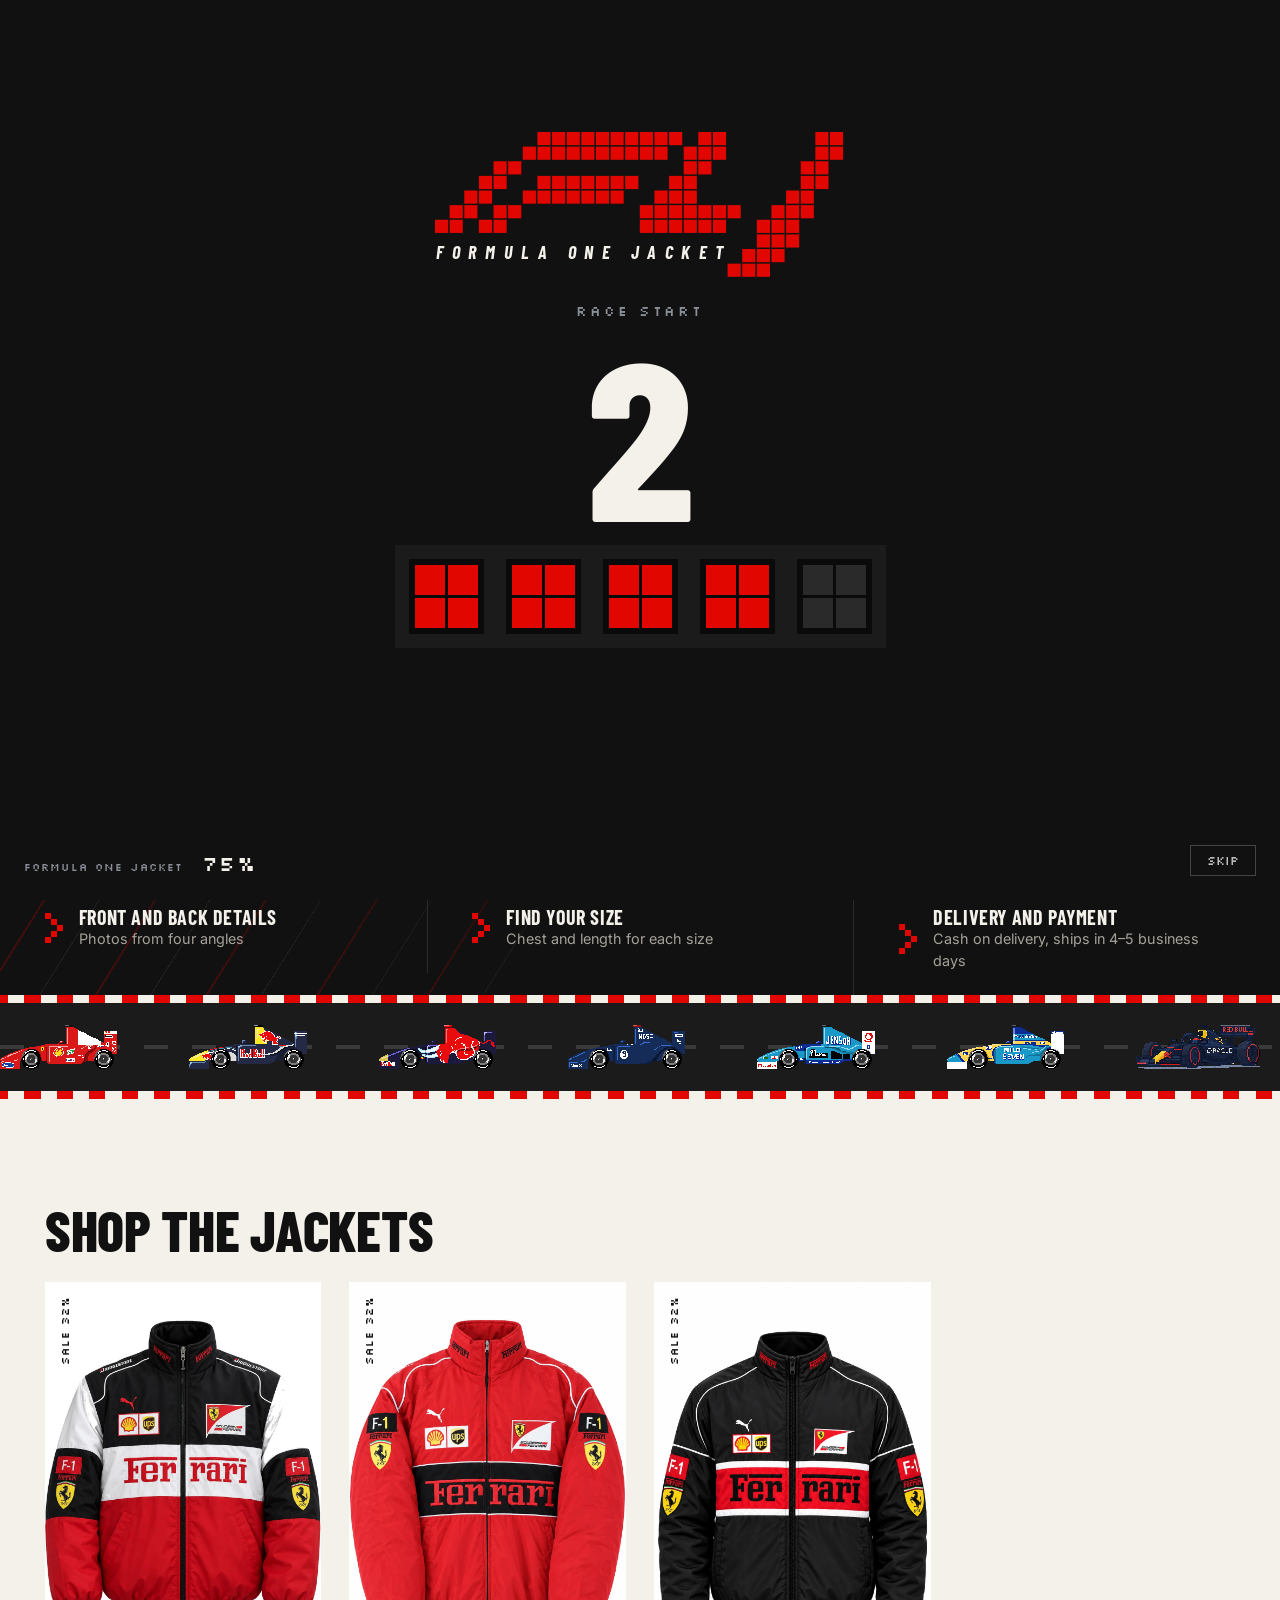
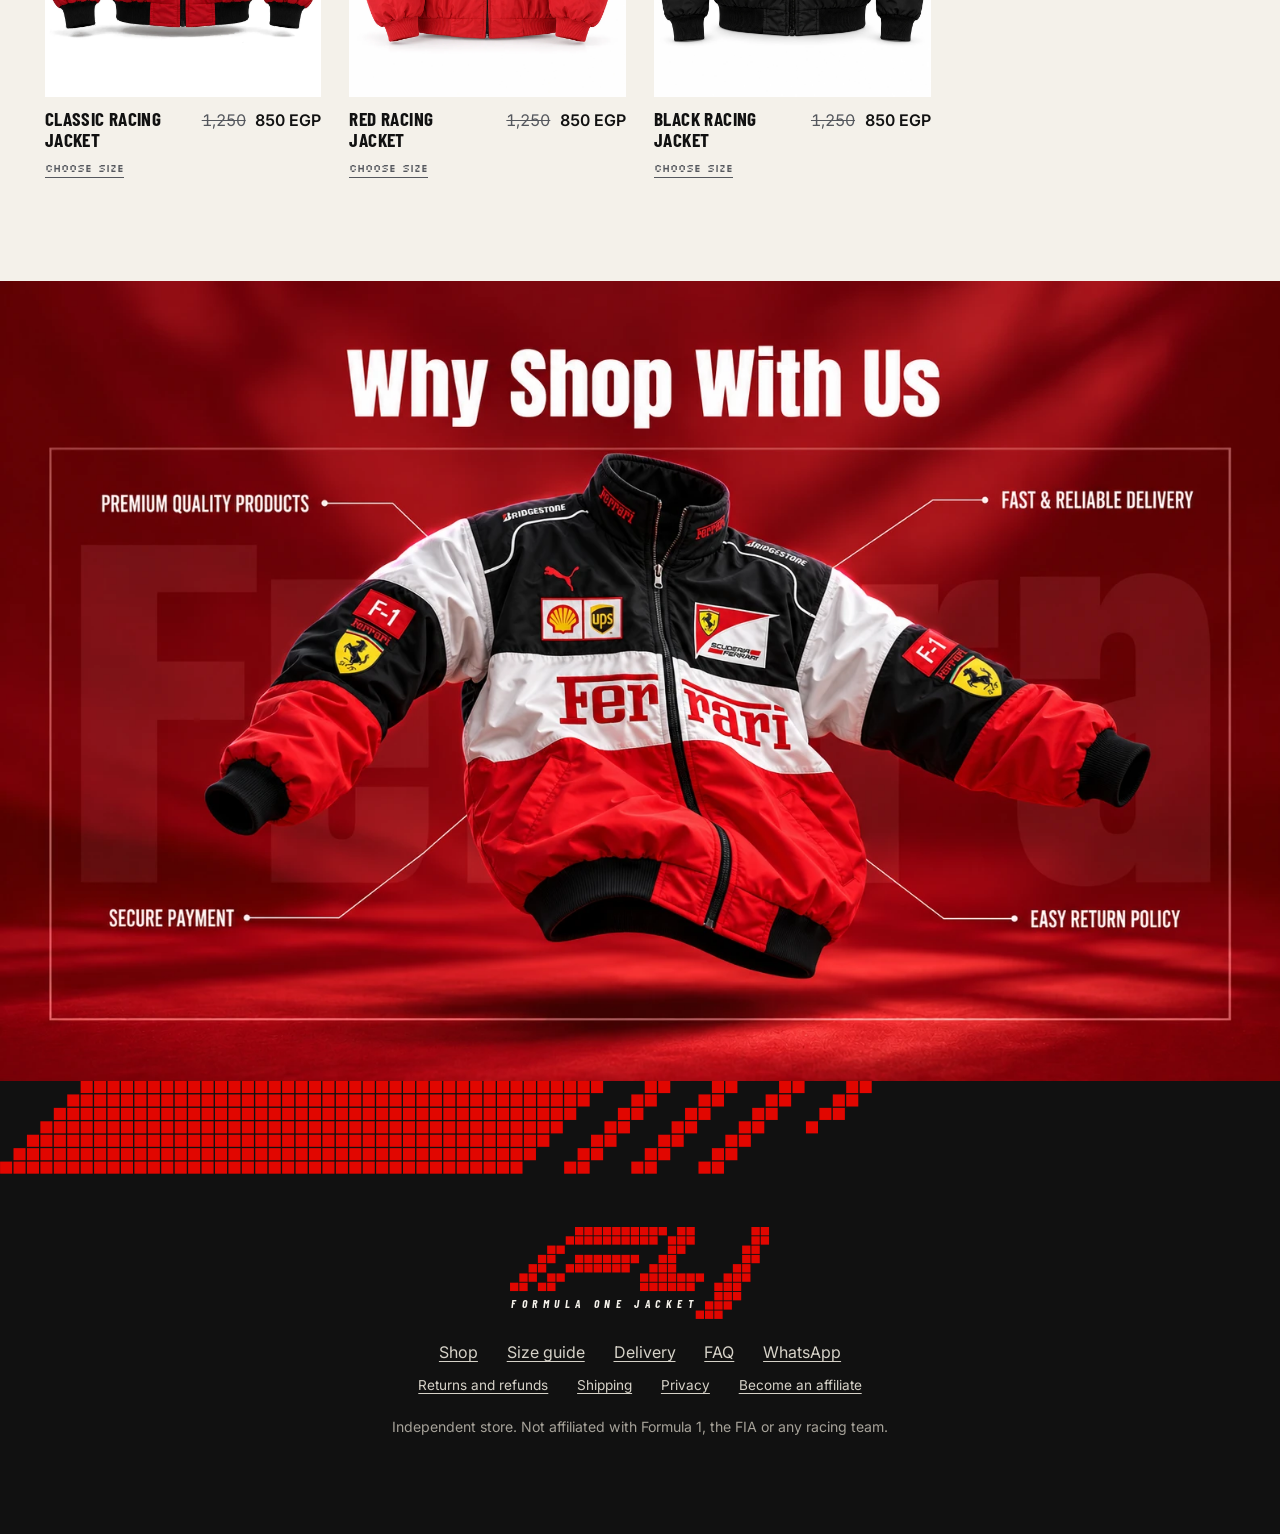
<file: index.html>
<!doctype html>
<html lang="en" dir="ltr">
<head>
<meta charset="utf-8">
<meta name="viewport" content="width=device-width, initial-scale=1">
<title>Formula One Jacket | Racing Jacket, Cash on Delivery in Egypt</title>
<meta name="description" content="Padded racing jacket in black, white and red. Cash on delivery across Egypt.">
<link rel="preconnect" href="https://fonts.googleapis.com">
<link rel="preconnect" href="https://fonts.gstatic.com" crossorigin>
<link href="https://fonts.googleapis.com/css2?family=Barlow+Condensed:ital,wght@0,600;0,800;1,700;1,800&family=Inter:wght@400;500;600&family=IBM+Plex+Sans+Arabic:wght@400;500;700&family=Silkscreen:wght@400;700&display=swap" rel="stylesheet">
<link rel="stylesheet" href="style.css">
</head>
<body data-page="home">

<!-- pixel shapes reused across the page -->
<svg width="0" height="0" style="position:absolute" aria-hidden="true">
  <symbol id="chev" viewBox="0 0 30 50"><path d="M0 0h10v10H0zM10 10h10v10H10zM20 20h10v10H20zM10 30h10v10H10zM0 40h10v10H0z"/></symbol>
</svg>

<!-- race-start countdown: 5 pixel lights come on with 5..1, then lights out and a car crosses -->
<div class="lights" id="lights" aria-hidden="true">
  <svg class="mark" data-mark></svg>
  <p class="count-label" data-i18n="raceStart">Race start</p>
  <b class="count" id="count">5</b>
  <div class="gantry"><i></i><i></i><i></i><i></i><i></i></div>
  <p class="go" id="go" data-i18n="go">Lights out</p>
  <img class="loader-car" src="img/cars/red23.png" alt="" width="560" height="137">
  <p class="load-foot"><span data-store-name></span><b id="pct">00%</b></p>
  <button type="button" class="skip" id="skipIntro" data-i18n="skip">Skip</button>
</div>

<main>
  <!-- hero: headline beside a 360 turntable video -->
  <section class="hero">
    <div class="hero-copy">
      <svg class="stripe" data-stripe="44" aria-hidden="true"></svg>
      <h1><span data-i18n="h1a">Racing heritage.</span> <span class="red" data-i18n="h1b">Street energy.</span></h1>
      <p class="hero-sub" data-i18n="heroSub">Padded racing jackets in red, black or the classic three colours, with every patch embroidered. Pay cash when it arrives.</p>
      <p class="hero-price"><s data-was hidden></s> <b data-price></b> <span data-i18n="egp">EGP</span></p>
      <p class="offer" data-offer hidden></p>
      <div class="hero-ctas">
        <a href="shop.html" class="btn btn-red" data-i18n="shopBtn">Shop the jackets</a>
        <a href="product.html" class="btn btn-ghost" id="heroDetails" data-i18n="viewDetails">View details</a>
      </div>
      <a href="product.html#fit" class="hero-fit" data-i18n="findFit">Find your fit</a>
      <div class="hero-chev" aria-hidden="true"><i></i><i></i><i></i></div>
    </div>

    <div class="view-wrap">
    <figure class="viewer" id="viewer">
      <video id="spin" poster="img/spin-poster.jpg" muted loop playsinline width="720" height="720"></video>
      <span class="hud hud-tl" aria-hidden="true">360°</span>
      <span class="hud hud-tr" id="deg" aria-hidden="true">000°</span>
      <div class="viewer-bar">
        <!-- left and right are physical here, so the group keeps left-to-right order in Arabic too -->
        <div class="spin-ctl" dir="ltr">
          <button type="button" class="spin-btn" id="turnL" data-i18n-label="turnL" aria-label="Turn left"><svg viewBox="0 0 30 50" width="9" height="15" aria-hidden="true"><use href="#chev" transform="matrix(-1 0 0 1 30 0)"/></svg></button>
          <button type="button" class="spin-toggle" id="spinToggle">
            <svg viewBox="0 0 10 10" width="12" height="12" aria-hidden="true"><path class="i-pause" d="M1 1h3v8H1zM6 1h3v8H6z"/><path class="i-play" d="M2 1h2v8H2zM4 2h2v6H4zM6 3h2v4H6z"/></svg>
            <span data-i18n="pause">Pause</span>
          </button>
          <button type="button" class="spin-btn" id="turnR" data-i18n-label="turnR" aria-label="Turn right"><svg viewBox="0 0 30 50" width="9" height="15" aria-hidden="true"><use href="#chev"/></svg></button>
        </div>
        <i class="seg" id="seg" aria-hidden="true"></i>
        <span class="hint" data-i18n="drag">Drag to turn</span>
      </div>
    </figure>
    <!-- one button per jacket; app.js fills it from PRODUCTS -->
    <div class="spin-pick" id="spinPick" role="group" data-i18n-label="pickJacket" aria-label="Choose a jacket"></div>
    </div>

    <ul class="feats">
      <li><a href="product.html"><svg class="chev" aria-hidden="true"><use href="#chev"/></svg><b data-i18n="f1t">Front and back details</b><span data-i18n="f1s">Photos from four angles</span></a></li>
      <li><a href="product.html#fit"><svg class="chev" aria-hidden="true"><use href="#chev"/></svg><b data-i18n="f2t">Find your size</b><span data-i18n="f2s">Chest and length for each size</span></a></li>
      <li><a href="faq.html#delivery"><svg class="chev" aria-hidden="true"><use href="#chev"/></svg><b data-i18n="f3t">Delivery and payment</b><span data-i18n="f3s">Cash on delivery, ships in 4–5 business days</span></a></li>
    </ul>
  </section>

  <!-- pixel track: every car in the set, looping -->
  <div class="track" aria-hidden="true"><div class="lane" id="lane"></div></div>

  <section class="grid-sec">
    <h2 data-i18n="shopTitle">Shop the jackets</h2>
    <ul class="grid" data-grid></ul>
  </section>

  <section class="why">
    <h2 class="sr-only" data-i18n="whyTitle">Why shop with us</h2>
    <img src="img/why-banner.webp" data-i18n-alt="whyAlt" alt="" width="1586" height="992" loading="lazy">
  </section>
</main>

<script src="api/config.php"></script>
<script src="app.js"></script>
</body>
</html>
</file>
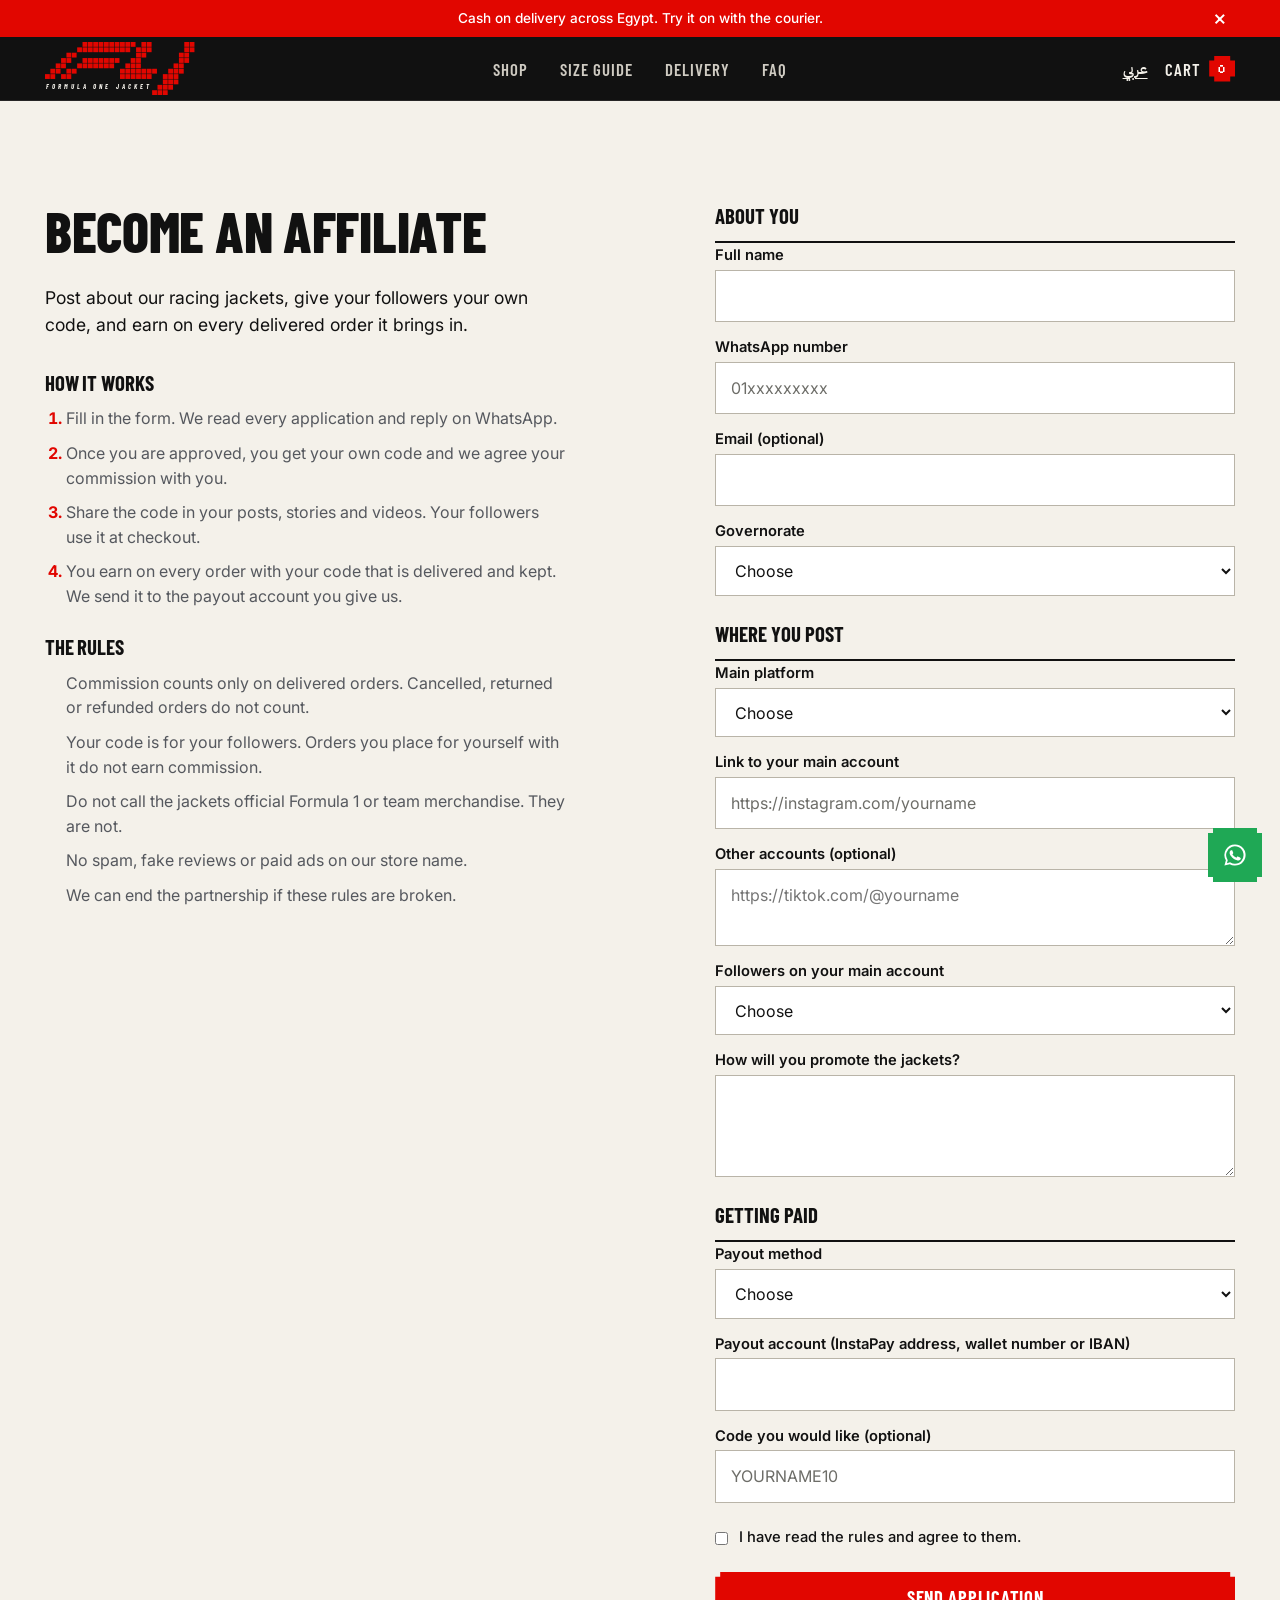
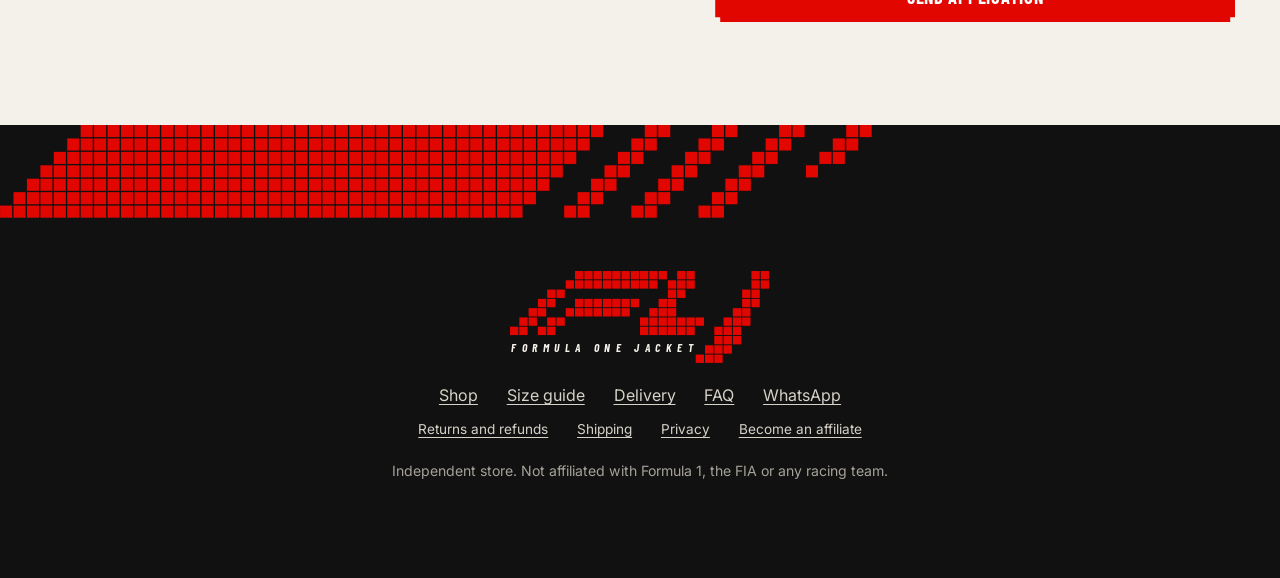
<file: affiliate.html>
<!doctype html>
<html lang="en" dir="ltr">
<head>
<meta charset="utf-8">
<meta name="viewport" content="width=device-width, initial-scale=1">
<title>Become an affiliate | Formula One Jacket</title>
<meta name="description" content="Post about our racing jackets, share your own discount code and earn on every delivered order it brings in.">
<link rel="preconnect" href="https://fonts.googleapis.com">
<link rel="preconnect" href="https://fonts.gstatic.com" crossorigin>
<link href="https://fonts.googleapis.com/css2?family=Barlow+Condensed:ital,wght@0,600;0,800;1,700;1,800&family=Inter:wght@400;500;600&family=IBM+Plex+Sans+Arabic:wght@400;500;700&family=Silkscreen&display=swap" rel="stylesheet">
<link rel="stylesheet" href="style.css">
</head>
<body data-page="affiliate">
<main class="aff">
  <div class="aff-pitch">
    <h1 class="h" data-i18n="afTitle">Become an affiliate</h1>
    <p class="aff-lede" data-i18n="afLede">Post about our racing jackets, give your followers your own code, and earn on every delivered order it brings in.</p>
    <h2 data-i18n="afHowT">How it works</h2>
    <ol class="aff-steps">
      <li data-i18n="afHow1">Fill in the form. We read every application and reply on WhatsApp.</li>
      <li data-i18n="afHow2">Once you are approved, you get your own code and we agree your commission with you.</li>
      <li data-i18n="afHow3">Share the code in your posts, stories and videos. Your followers use it at checkout.</li>
      <li data-i18n="afHow4">You earn on every order with your code that is delivered and kept. We send it to the payout account you give us.</li>
    </ol>
    <h2 data-i18n="afRulesT">The rules</h2>
    <ul class="aff-rules">
      <li data-i18n="afRule1">Commission counts only on delivered orders. Cancelled, returned or refunded orders do not count.</li>
      <li data-i18n="afRule2">Your code is for your followers. Orders you place for yourself with it do not earn commission.</li>
      <li data-i18n="afRule3">Do not call the jackets official Formula 1 or team merchandise. They are not.</li>
      <li data-i18n="afRule4">No spam, fake reviews or paid ads on our store name.</li>
      <li data-i18n="afRule5">We can end the partnership if these rules are broken.</li>
    </ul>
  </div>

  <form class="aff-form" id="affForm" novalidate>
    <fieldset>
      <legend data-i18n="afYou">About you</legend>
      <div class="field"><label for="a-name" data-i18n="fName">Full name</label>
        <input id="a-name" name="name" required autocomplete="name" maxlength="80"><small class="err" data-i18n="eName">Please enter your name</small></div>
      <div class="field"><label for="a-phone" data-i18n="afPhone">WhatsApp number</label>
        <input id="a-phone" name="phone" required inputmode="tel" autocomplete="tel" placeholder="01xxxxxxxxx" dir="ltr" maxlength="20" pattern="^(\+?20|0)?1[0125][0-9]{8}$"><small class="err" data-i18n="ePhone">Enter a valid Egyptian mobile number</small></div>
      <div class="field"><label for="a-email" data-i18n="afEmail">Email (optional)</label>
        <input id="a-email" name="email" type="email" autocomplete="email" dir="ltr" maxlength="120"><small class="err" data-i18n="afEEmail">Check the email address</small></div>
      <div class="field"><label for="a-gov" data-i18n="fGov">Governorate</label>
        <select id="a-gov" name="gov" required></select><small class="err" data-i18n="eGov">Choose your governorate</small></div>
    </fieldset>

    <fieldset>
      <legend data-i18n="afWhere">Where you post</legend>
      <div class="field"><label for="a-platform" data-i18n="afPlatform">Main platform</label>
        <select id="a-platform" name="platform" required>
          <option value="" data-i18n="afChoose">Choose</option><option>Instagram</option><option>TikTok</option><option>Facebook</option><option>YouTube</option><option>Snapchat</option><option value="Other" data-i18n="afOther">Other</option>
        </select><small class="err" data-i18n="afEPick">Choose one</small></div>
      <div class="field"><label for="a-link" data-i18n="afLink">Link to your main account</label>
        <input id="a-link" name="link" type="url" required dir="ltr" placeholder="https://instagram.com/yourname" maxlength="200"><small class="err" data-i18n="afELink">Paste the full link, starting with https://</small></div>
      <div class="field"><label for="a-more" data-i18n="afMore">Other accounts (optional)</label>
        <textarea id="a-more" name="more" rows="2" dir="ltr" maxlength="400" placeholder="https://tiktok.com/@yourname"></textarea></div>
      <div class="field"><label for="a-followers" data-i18n="afFollowers">Followers on your main account</label>
        <select id="a-followers" name="followers" required>
          <option value="" data-i18n="afChoose">Choose</option><option>Under 1,000</option><option>1,000 – 10,000</option><option>10,000 – 50,000</option><option>50,000 – 100,000</option><option>100,000 – 500,000</option><option>Over 500,000</option>
        </select><small class="err" data-i18n="afEPick">Choose one</small></div>
      <div class="field"><label for="a-plan" data-i18n="afPlan">How will you promote the jackets?</label>
        <textarea id="a-plan" name="plan" rows="3" required maxlength="800"></textarea><small class="err" data-i18n="afEPlan">Tell us in a sentence or two</small></div>
    </fieldset>

    <fieldset>
      <legend data-i18n="afPay">Getting paid</legend>
      <div class="field"><label for="a-method" data-i18n="afMethod">Payout method</label>
        <select id="a-method" name="method" required>
          <option value="" data-i18n="afChoose">Choose</option><option value="InstaPay">InstaPay</option><option value="Vodafone Cash">Vodafone Cash</option><option value="Bank transfer" data-i18n="afBank">Bank transfer</option>
        </select><small class="err" data-i18n="afEPick">Choose one</small></div>
      <div class="field"><label for="a-account" data-i18n="afAccount">Payout account (InstaPay address, wallet number or IBAN)</label>
        <input id="a-account" name="account" required dir="ltr" maxlength="120"><small class="err" data-i18n="afEAccount">Write where we send your money</small></div>
      <div class="field"><label for="a-code" data-i18n="afCode">Code you would like (optional)</label>
        <input id="a-code" name="code" dir="ltr" maxlength="15" autocapitalize="characters" spellcheck="false" placeholder="YOURNAME10" pattern="[A-Za-z0-9]{3,15}"><small class="err" data-i18n="afECode">3 to 15 letters or numbers, no spaces</small></div>
    </fieldset>

    <label class="aff-agree"><input type="checkbox" id="a-agree" name="agree" value="1" required> <span data-i18n="afAgree">I have read the rules and agree to them.</span></label>
    <p class="sign-err" id="affErr" role="alert" tabindex="-1" hidden></p>
    <button class="btn btn-red btn-full" id="affSend" data-i18n="afSend">Send application</button>
  </form>

  <div class="aff-done" id="affDone" hidden tabindex="-1">
    <h2 data-i18n="afDoneT">Application sent</h2>
    <p data-i18n="afDone">Thanks. We read every application and reply on WhatsApp to the number you gave us.</p>
  </div>
</main>
<script src="api/config.php"></script>
<script src="app.js"></script>
</body>
</html>
</file>
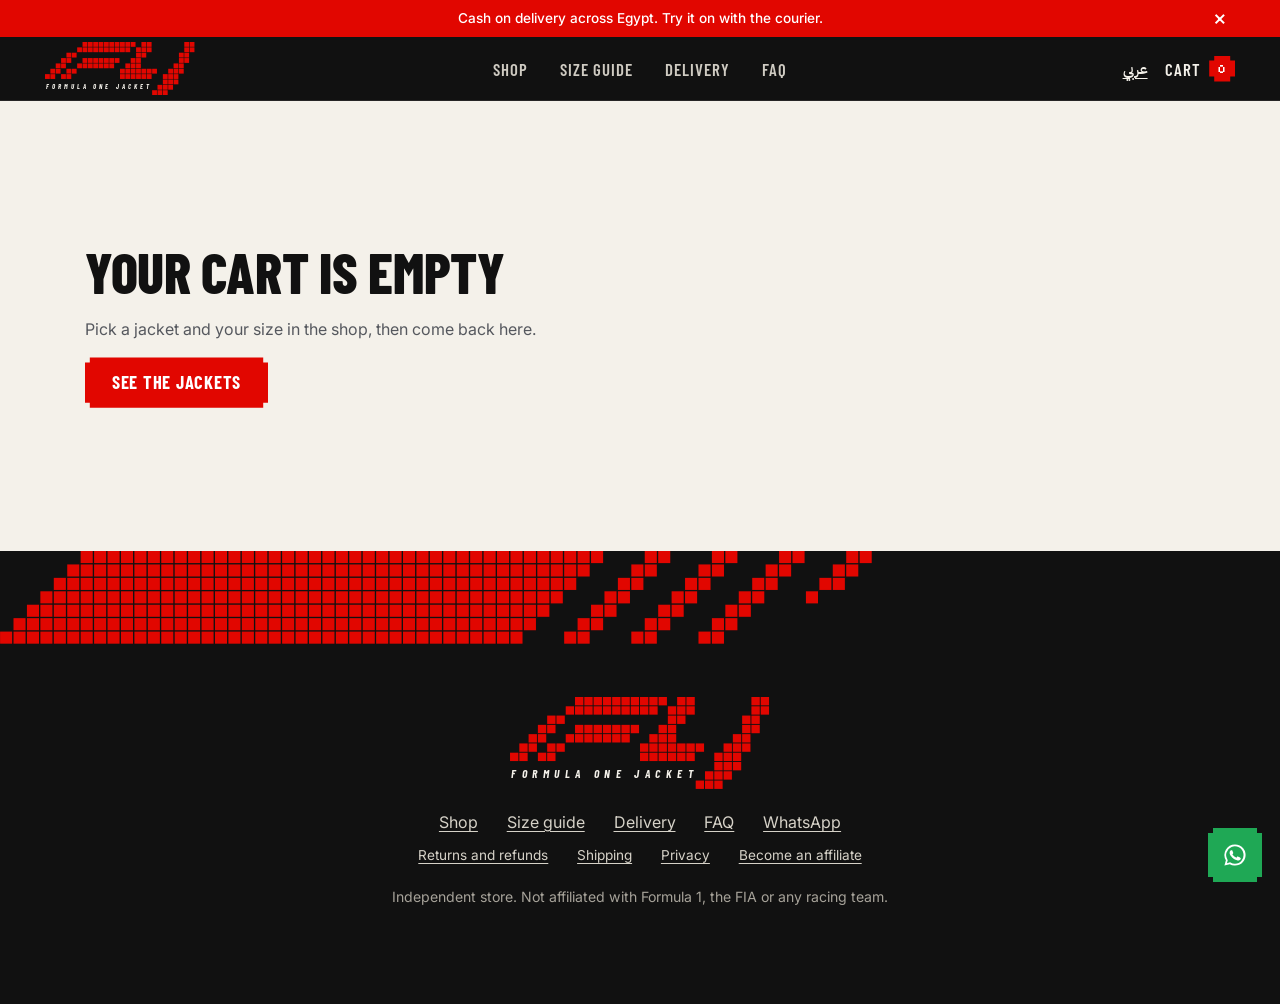
<file: checkout.html>
<!doctype html>
<html lang="en" dir="ltr">
<head>
<meta charset="utf-8">
<meta name="viewport" content="width=device-width, initial-scale=1">
<title>Checkout | Formula One Jacket</title>
<meta name="robots" content="noindex">
<link rel="preconnect" href="https://fonts.googleapis.com">
<link rel="preconnect" href="https://fonts.gstatic.com" crossorigin>
<link href="https://fonts.googleapis.com/css2?family=Barlow+Condensed:ital,wght@0,600;0,800;1,700;1,800&family=Inter:wght@400;500;600&family=IBM+Plex+Sans+Arabic:wght@400;500;700&family=Silkscreen&display=swap" rel="stylesheet">
<link rel="stylesheet" href="style.css">
</head>
<body data-page="checkout">
<main>
  <section class="empty" id="emptyCart" hidden>
    <h1 class="h" data-i18n="emptyTitle">Your cart is empty</h1>
    <p data-i18n="emptySub">Pick a jacket and your size in the shop, then come back here.</p>
    <a href="shop.html" class="btn btn-red" data-i18n="emptyBtn">See the jackets</a>
  </section>

  <section class="order" id="order">
    <div class="order-copy">
      <h1 class="h" data-i18n="orderTitle">Checkout</h1>
      <p data-i18n="orderSub">Four fields, then your order goes to our WhatsApp. We confirm, ship, you pay on delivery.</p>
      <div class="summary">
        <h2 data-i18n="sumTitle">Your order</h2>
        <div id="sumLines"></div>
        <button type="button" class="p-link" id="editCart" data-i18n="editCart">Change jackets or sizes</button>
        <p class="sum-row"><span data-i18n="sub">Subtotal</span><b id="sumSub"></b></p>
        <p class="sum-row" id="sumDisc" hidden><span data-i18n="disc">Discount</span><b id="sumDiscAmt"></b></p>
        <p class="sum-row"><span data-i18n="ship">Delivery</span><b id="sumShip"></b></p>
        <p class="sum-row total"><span data-i18n="total">Total</span><b id="sumTotal" aria-live="polite"></b></p>
      </div>
    </div>
    <form id="orderForm" novalidate>
      <div class="field">
        <label for="f-name" data-i18n="fName">Full name</label>
        <input id="f-name" name="name" required autocomplete="name" aria-describedby="e-name">
        <small class="err" id="e-name" data-i18n="eName">Please enter your name</small>
      </div>
      <div class="field">
        <label for="f-phone" data-i18n="fPhone">Phone</label>
        <input id="f-phone" name="phone" required inputmode="tel" autocomplete="tel" pattern="^(\+?20|0)?1[0125][0-9]{8}$" placeholder="01xxxxxxxxx" dir="ltr" aria-describedby="e-phone">
        <small class="err" id="e-phone" data-i18n="ePhone">Enter a valid Egyptian mobile number</small>
      </div>
      <div class="field">
        <label for="f-gov" data-i18n="fGov">Governorate</label>
        <select id="f-gov" name="gov" required aria-describedby="e-gov"></select>
        <small class="err" id="e-gov" data-i18n="eGov">Choose your governorate</small>
      </div>
      <div class="field">
        <label for="f-addr" data-i18n="fAddr">Address</label>
        <textarea id="f-addr" name="addr" rows="2" required autocomplete="street-address" aria-describedby="e-addr"></textarea>
        <small class="err" id="e-addr" data-i18n="eAddr">Please enter your address</small>
      </div>
      <div class="field" id="codeBox" hidden>
        <label for="f-code" data-i18n="fCode">Discount code (if you have one)</label>
        <div class="code-row"><input id="f-code" autocomplete="off" autocapitalize="characters" spellcheck="false" dir="ltr" maxlength="30"><button type="button" class="copy" id="codeBtn" data-i18n="apply">Apply</button></div>
        <p class="code-msg" id="codeMsg" aria-live="polite"></p>
      </div>
      <fieldset class="field pay">
        <legend data-i18n="payTitle">Payment</legend>
        <label class="pay-opt"><input type="radio" name="pay" value="cod" checked><span><b data-i18n="payCod">Cash on delivery</b><small data-i18n="payCodNote">Pay the courier when the parcel arrives.</small></span></label>
        <label class="pay-opt"><input type="radio" name="pay" value="instapay"><span><b>InstaPay</b><small data-i18n="payIpNote">Pay now from your bank app, then send us the screenshot.</small></span></label>
        <div class="ip" id="ipBox" hidden>
          <p class="ip-row"><span data-i18n="ipTo">Send to</span><b id="ipId" dir="ltr"></b><button type="button" class="copy" data-copy="id" data-i18n="copy">Copy</button></p>
          <p class="ip-row"><span data-i18n="ipAmount">Amount</span><b id="ipAmt" dir="ltr"></b><button type="button" class="copy" data-copy="amount" id="copyAmt" data-i18n="copy">Copy</button></p>
          <p class="ip-hint" id="ipHint" data-i18n="ipGovFirst">Choose your governorate first, so the amount includes delivery.</p>
          <p class="copied" id="copied" aria-live="polite"></p>
          <div class="field">
            <label for="f-shot" data-i18n="fShot">Payment screenshot</label>
            <input id="f-shot" name="shot" type="file" accept="image/*" required disabled aria-describedby="e-shot">
            <small class="err" id="e-shot" data-i18n="eShot">Add a screenshot of the InstaPay transfer (an image up to 10 MB)</small>
            <img id="shotPrev" class="shot-prev" data-i18n-alt="shotAlt" alt="" hidden>
          </div>
        </div>
      </fieldset>
      <p class="form-err" id="formErr" role="alert" tabindex="-1" hidden></p>
      <button class="btn btn-red btn-go" type="submit" id="sendBtn">
        <span class="mini-lights" aria-hidden="true"><i></i><i></i><i></i><i></i><i></i></span>
        <span id="sendText" data-i18n="send">Place order on WhatsApp</span>
      </button>
    </form>
    <div class="confirm" id="confirm" hidden>
      <h2 id="confTitle" tabindex="-1">Order ready</h2>
      <p id="confSub">Send it in WhatsApp so we can confirm it. Your order is not placed until we reply.</p>
      <pre id="confText"></pre>
      <a class="btn btn-red btn-full" id="confBtn" href="#" target="_blank" rel="noopener" data-i18n="confBtn">Send on WhatsApp</a>
      <div class="ip-send" id="ipSend" hidden>
        <p data-i18n="ipStep">Then send the payment screenshot in the same chat.</p>
        <button type="button" class="btn btn-dark btn-full" id="shareShot" data-i18n="shareShot">Send the screenshot</button>
        <p class="ip-hint" id="ipAttach" data-i18n="ipAttach">In WhatsApp, tap the paperclip and attach the screenshot.</p>
      </div>
      <button type="button" class="p-link" id="confEdit" data-i18n="confEdit">Edit order</button>
    </div>
  </section>
</main>
<script src="api/config.php"></script>
<script src="app.js"></script>
</body>
</html>
</file>
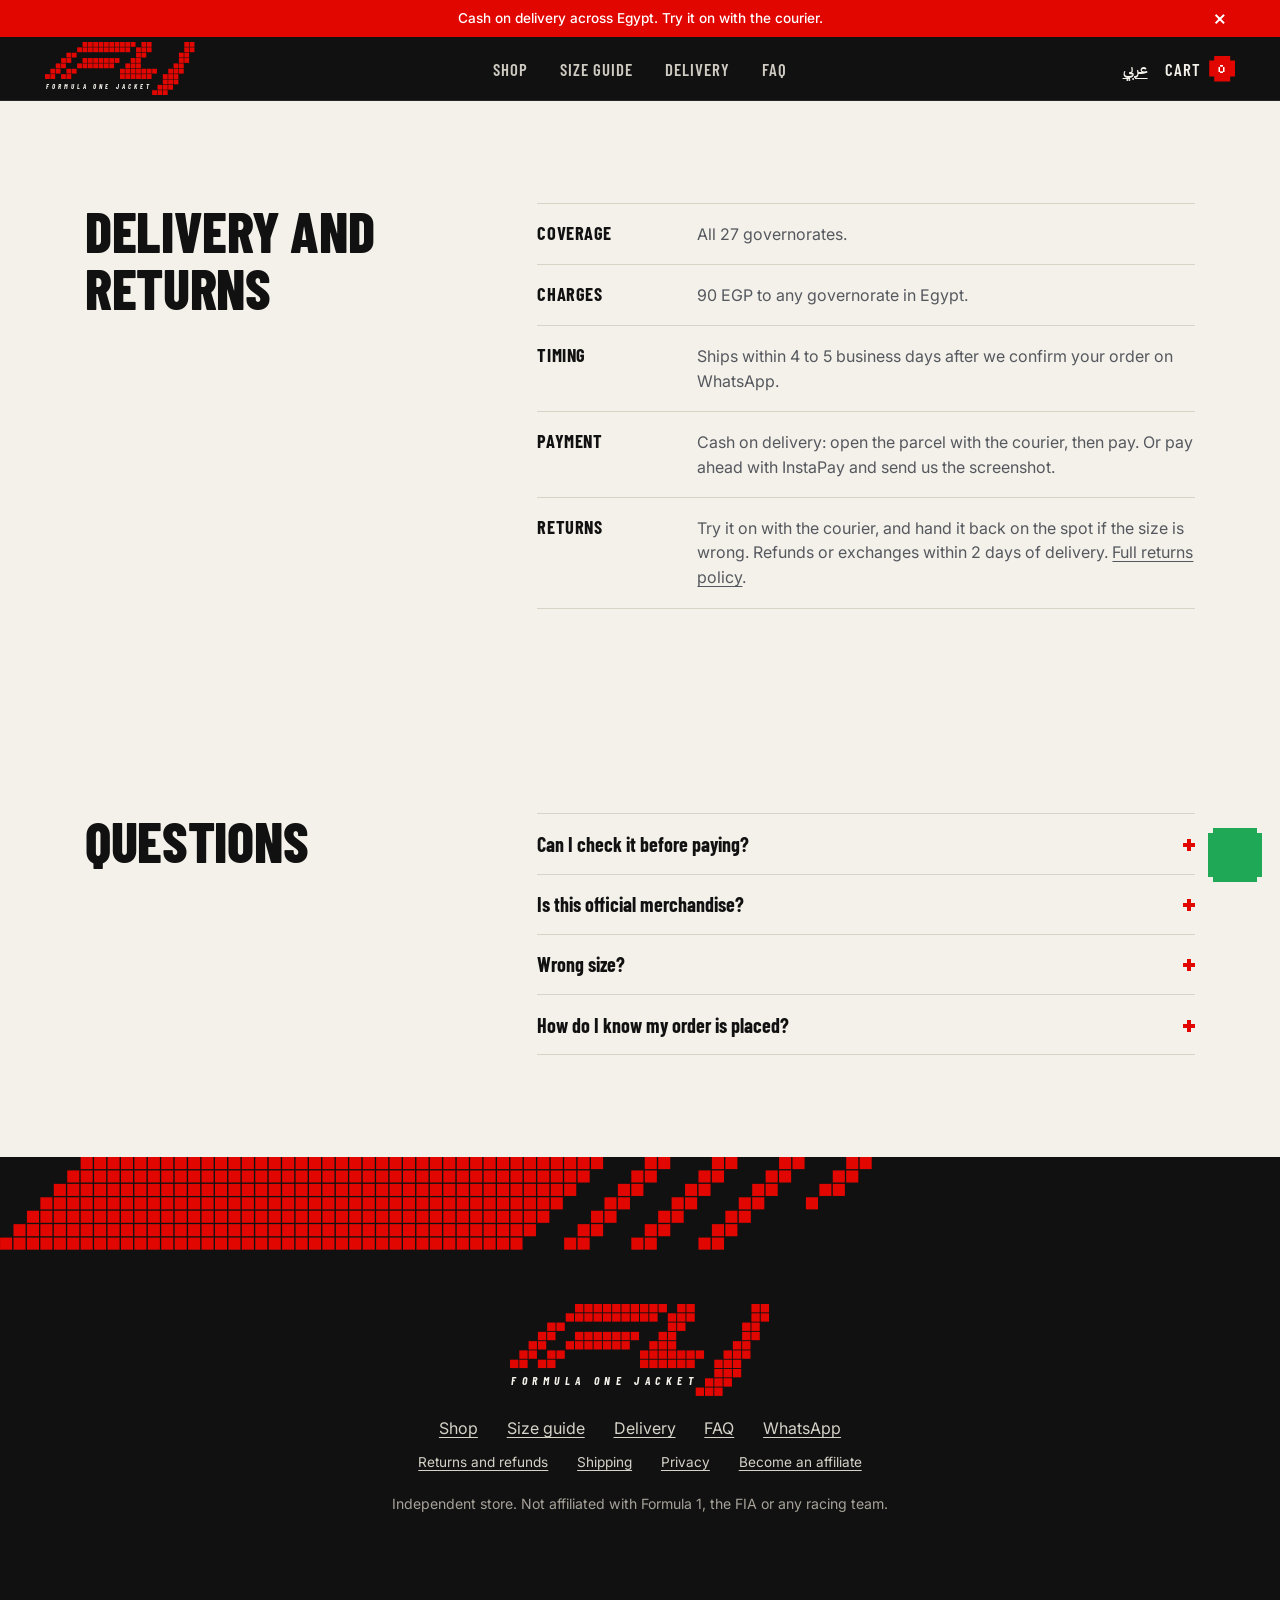
<file: faq.html>
<!doctype html>
<html lang="en" dir="ltr">
<head>
<meta charset="utf-8">
<meta name="viewport" content="width=device-width, initial-scale=1">
<title>Delivery and FAQ | Formula One Jacket</title>
<meta name="description" content="Delivery to all 27 governorates for 90 EGP. Cash on delivery. Try the jacket on with the courier.">
<link rel="preconnect" href="https://fonts.googleapis.com">
<link rel="preconnect" href="https://fonts.gstatic.com" crossorigin>
<link href="https://fonts.googleapis.com/css2?family=Barlow+Condensed:ital,wght@0,600;0,800;1,700;1,800&family=Inter:wght@400;500;600&family=IBM+Plex+Sans+Arabic:wght@400;500;700&family=Silkscreen&display=swap" rel="stylesheet">
<link rel="stylesheet" href="style.css">
</head>
<body data-page="faq">
<main>
  <section class="delivery" id="delivery">
    <h1 class="h" data-i18n="delTitle">Delivery and returns</h1>
    <dl>
      <div><dt data-i18n="dv1t">Coverage</dt><dd data-i18n="dv1">All 27 governorates.</dd></div>
      <div><dt data-i18n="dv2t">Charges</dt><dd data-i18n="dv2">90 EGP to any governorate in Egypt.</dd></div>
      <div><dt data-i18n="dv3t">Timing</dt><dd data-i18n="dv3">Ships within 4 to 5 business days after we confirm your order on WhatsApp.</dd></div>
      <div><dt data-i18n="dv4t">Payment</dt><dd data-i18n="dv4">Cash on delivery: open the parcel with the courier, then pay. Or pay ahead with InstaPay and send us the screenshot.</dd></div>
      <div><dt data-i18n="dv5t">Returns</dt><dd data-i18n="dv5">Try it on with the courier, and hand it back on the spot if the size is wrong. Refunds or exchanges within 2 days of delivery. <a href="policies.html#returns">Full returns policy</a>.</dd></div>
    </dl>
  </section>

  <section class="faq" id="faq">
    <h2 data-i18n="faqTitle">Questions</h2>
    <details><summary data-i18n="q2">Can I check it before paying?</summary><p data-i18n="a2">Yes. Open the parcel with the courier, then pay.</p></details>
    <details><summary data-i18n="q3">Is this official merchandise?</summary><p data-i18n="a3">No. It is a vintage-style racing jacket made for fans, not official merchandise of any team or championship.</p></details>
    <details><summary data-i18n="q4">Wrong size?</summary><p data-i18n="a4">Try it on while the courier waits and hand it back on the spot. We send you the right size. Or message us within 2 days of delivery.</p></details>
    <details><summary data-i18n="q5">How do I know my order is placed?</summary><p data-i18n="a5">We reply on WhatsApp to confirm your size, address and delivery fee. Then we ship.</p></details>
  </section>
</main>
<script src="api/config.php"></script>
<script src="app.js"></script>
</body>
</html>
</file>
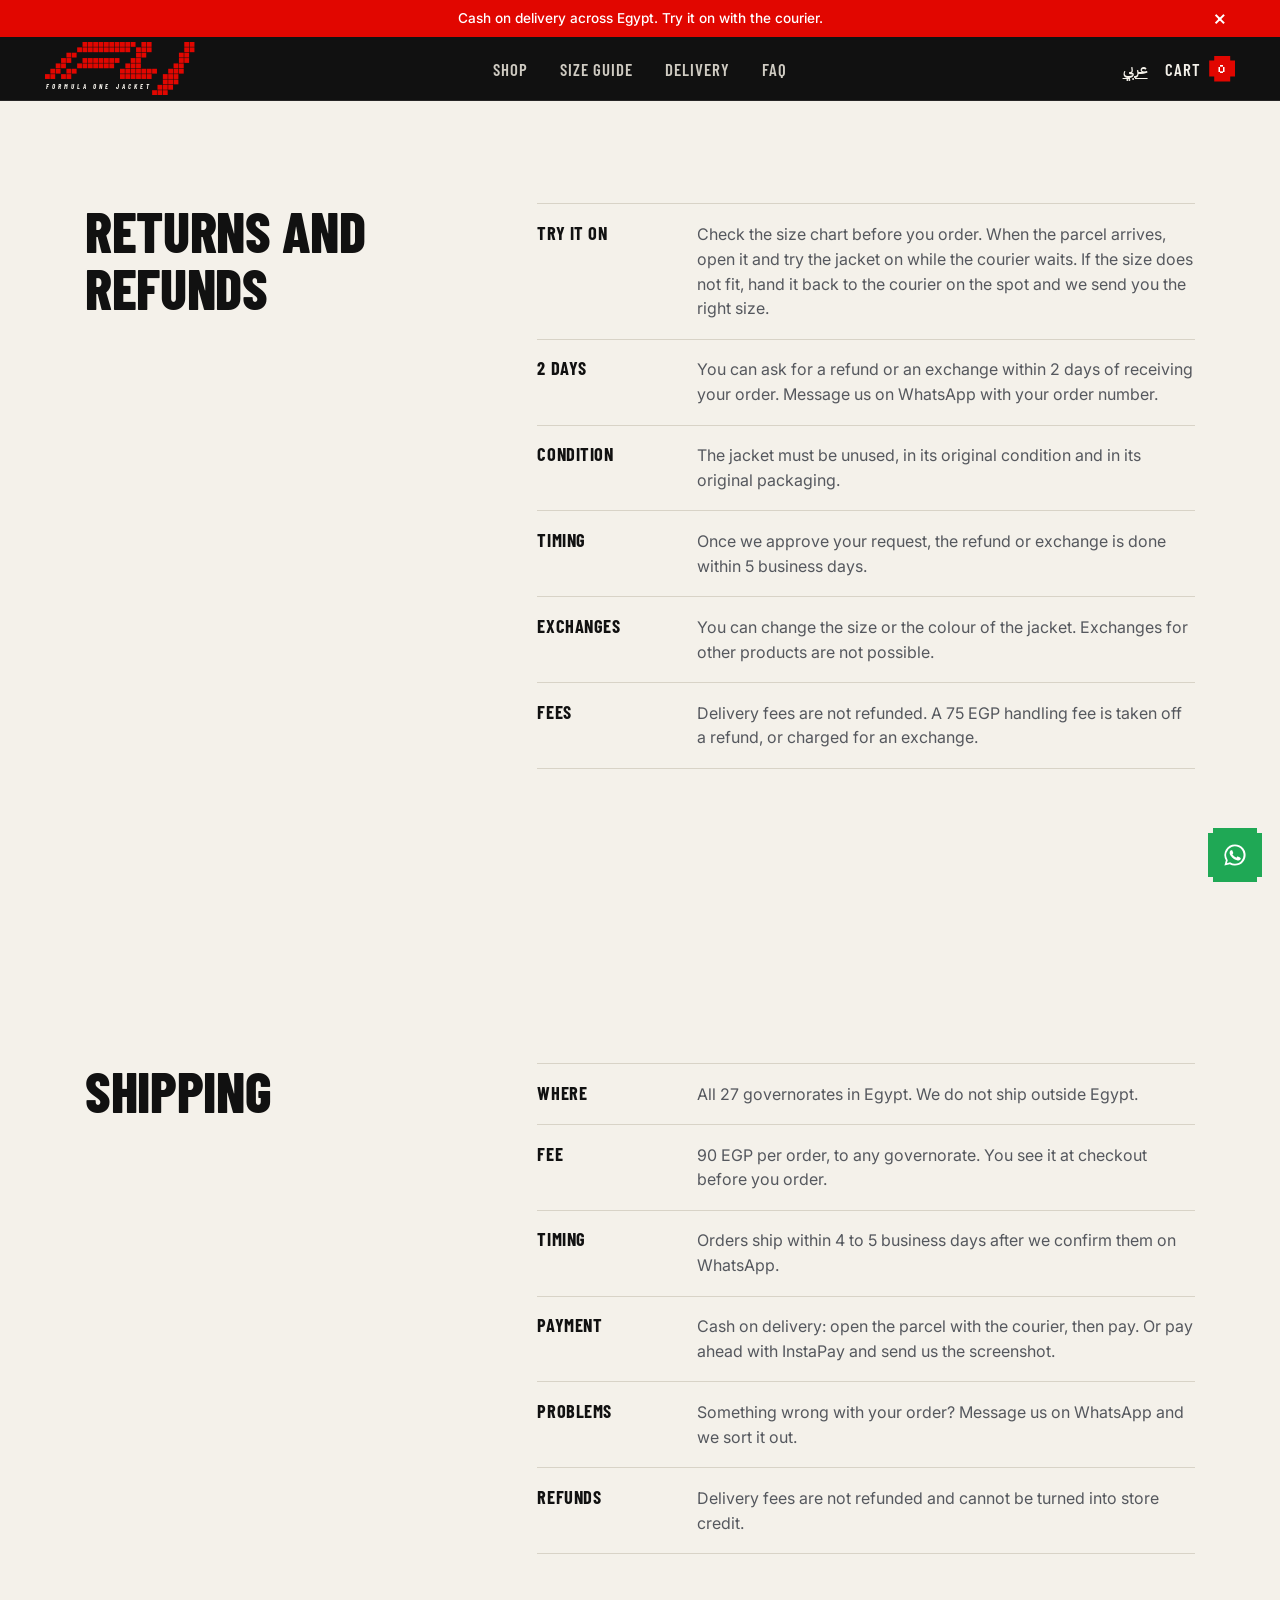
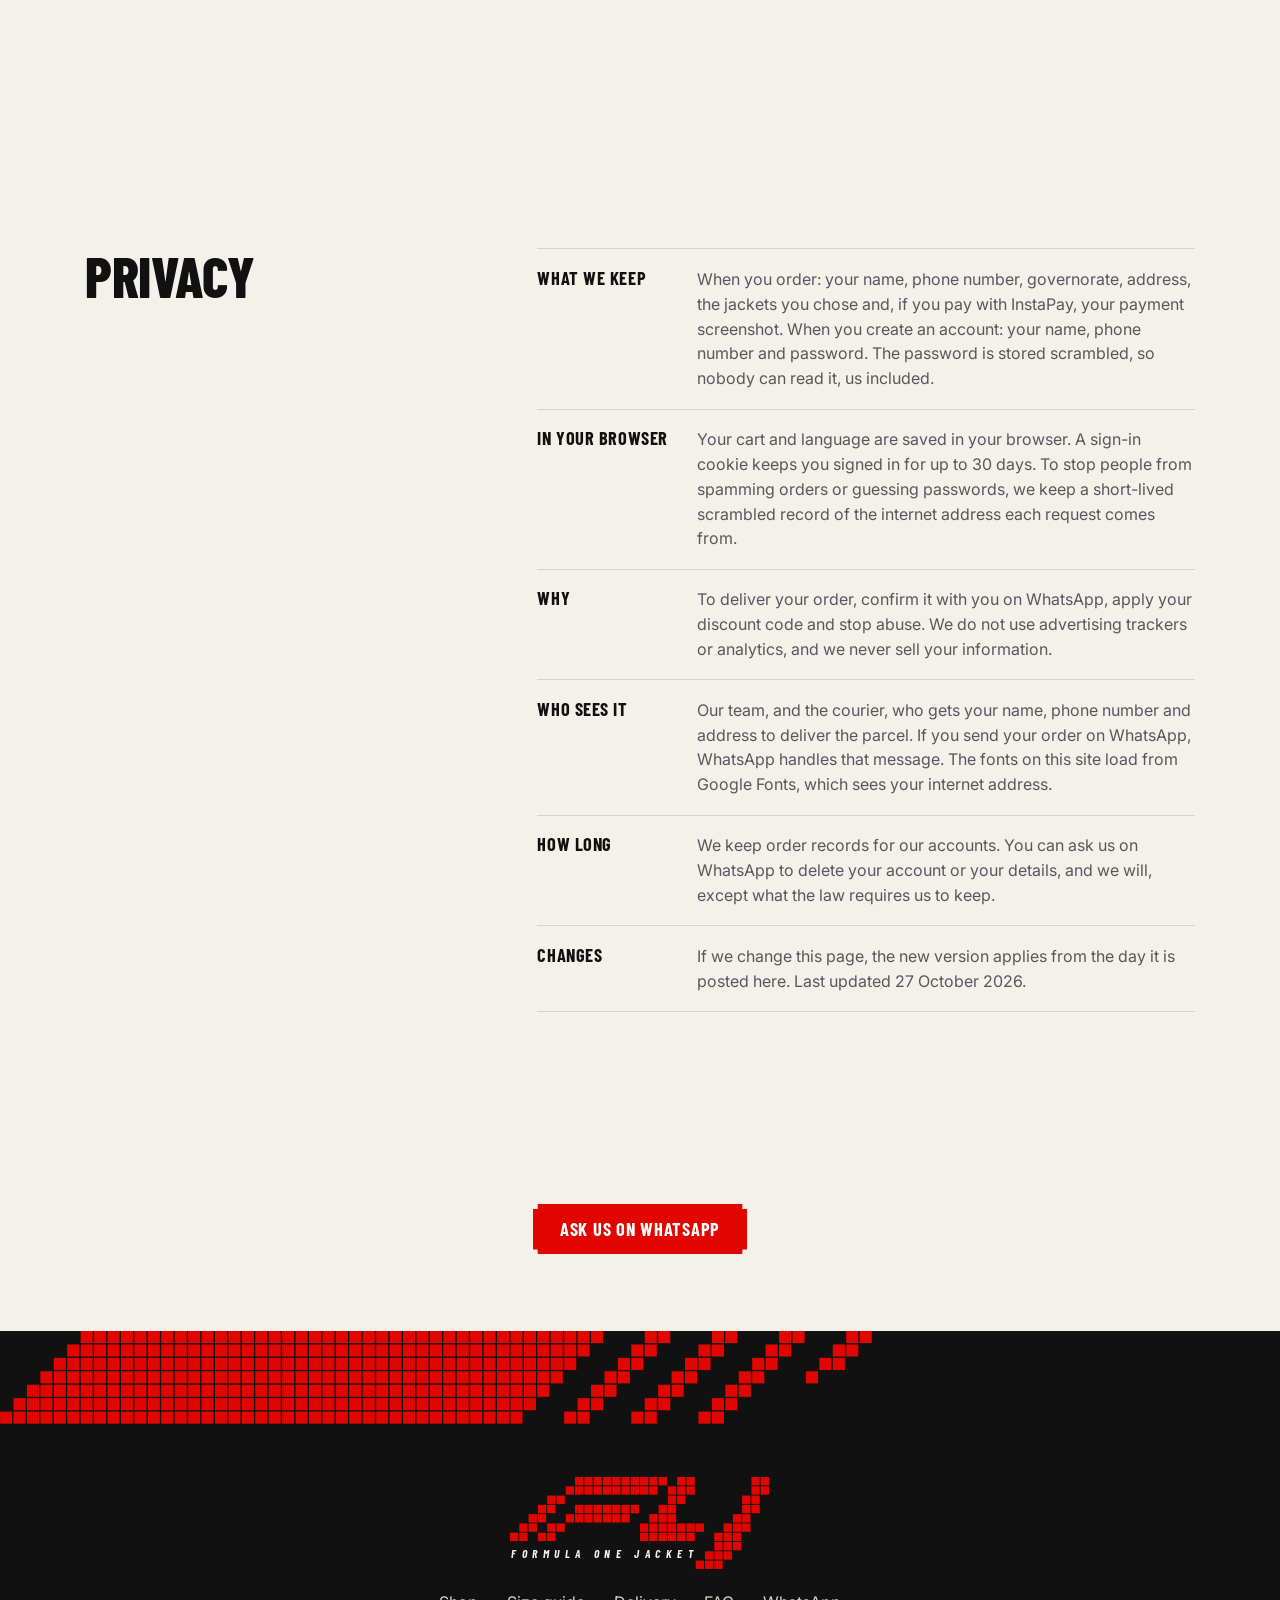
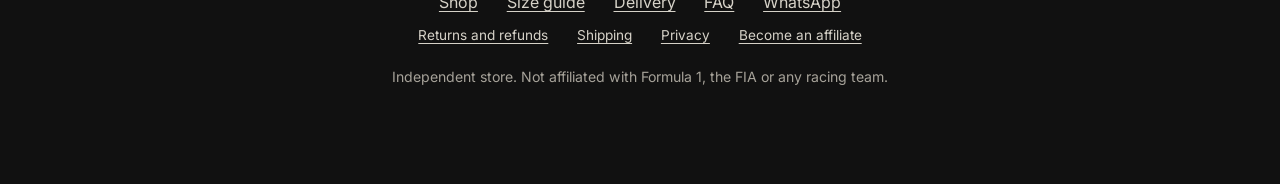
<file: policies.html>
<!doctype html>
<html lang="en" dir="ltr">
<head>
<meta charset="utf-8">
<meta name="viewport" content="width=device-width, initial-scale=1">
<title>Returns, shipping and privacy | Formula One Jacket</title>
<meta name="description" content="Try the jacket on with the courier. Refunds and exchanges within 2 days of delivery. Delivery 90 EGP across Egypt.">
<link rel="preconnect" href="https://fonts.googleapis.com">
<link rel="preconnect" href="https://fonts.gstatic.com" crossorigin>
<link href="https://fonts.googleapis.com/css2?family=Barlow+Condensed:ital,wght@0,600;0,800;1,700;1,800&family=Inter:wght@400;500;600&family=IBM+Plex+Sans+Arabic:wght@400;500;700&family=Silkscreen&display=swap" rel="stylesheet">
<link rel="stylesheet" href="style.css">
</head>
<body data-page="policies">
<main class="policies">
  <section class="delivery" id="returns">
    <h1 class="h" data-i18n="rpTitle">Returns and refunds</h1>
    <dl>
      <div><dt data-i18n="rp1t">Try it on</dt><dd data-i18n="rp1">Check the size chart before you order. When the parcel arrives, open it and try the jacket on while the courier waits. If the size does not fit, hand it back to the courier on the spot and we send you the right size.</dd></div>
      <div><dt data-i18n="rp2t">2 days</dt><dd data-i18n="rp2">You can ask for a refund or an exchange within 2 days of receiving your order. Message us on WhatsApp with your order number.</dd></div>
      <div><dt data-i18n="rp3t">Condition</dt><dd data-i18n="rp3">The jacket must be unused, in its original condition and in its original packaging.</dd></div>
      <div><dt data-i18n="rp4t">Timing</dt><dd data-i18n="rp4">Once we approve your request, the refund or exchange is done within 5 business days.</dd></div>
      <div><dt data-i18n="rp5t">Exchanges</dt><dd data-i18n="rp5">You can change the size or the colour of the jacket. Exchanges for other products are not possible.</dd></div>
      <div><dt data-i18n="rp6t">Fees</dt><dd data-i18n="rp6">Delivery fees are not refunded. A 75 EGP handling fee is taken off a refund, or charged for an exchange.</dd></div>
    </dl>
  </section>

  <section class="delivery" id="shipping">
    <h2 class="h" data-i18n="spTitle">Shipping</h2>
    <dl>
      <div><dt data-i18n="sp1t">Where</dt><dd data-i18n="sp1">All 27 governorates in Egypt. We do not ship outside Egypt.</dd></div>
      <div><dt data-i18n="sp2t">Fee</dt><dd data-i18n="sp2">90 EGP per order, to any governorate. You see it at checkout before you order.</dd></div>
      <div><dt data-i18n="sp3t">Timing</dt><dd data-i18n="sp3">Orders ship within 4 to 5 business days after we confirm them on WhatsApp.</dd></div>
      <div><dt data-i18n="sp4t">Payment</dt><dd data-i18n="sp4">Cash on delivery: open the parcel with the courier, then pay. Or pay ahead with InstaPay and send us the screenshot.</dd></div>
      <div><dt data-i18n="sp5t">Problems</dt><dd data-i18n="sp5">Something wrong with your order? Message us on WhatsApp and we sort it out.</dd></div>
      <div><dt data-i18n="sp6t">Refunds</dt><dd data-i18n="sp6">Delivery fees are not refunded and cannot be turned into store credit.</dd></div>
    </dl>
  </section>

  <section class="delivery" id="privacy">
    <h2 class="h" data-i18n="ppTitle">Privacy</h2>
    <dl>
      <div><dt data-i18n="pp1t">What we keep</dt><dd data-i18n="pp1">When you order: your name, phone number, governorate, address, the jackets you chose and, if you pay with InstaPay, your payment screenshot. When you create an account: your name, phone number and password. The password is stored scrambled, so nobody can read it, us included.</dd></div>
      <div><dt data-i18n="pp2t">In your browser</dt><dd data-i18n="pp2">Your cart and language are saved in your browser. A sign-in cookie keeps you signed in for up to 30 days. To stop people from spamming orders or guessing passwords, we keep a short-lived scrambled record of the internet address each request comes from.</dd></div>
      <div><dt data-i18n="pp3t">Why</dt><dd data-i18n="pp3">To deliver your order, confirm it with you on WhatsApp, apply your discount code and stop abuse. We do not use advertising trackers or analytics, and we never sell your information.</dd></div>
      <div><dt data-i18n="pp4t">Who sees it</dt><dd data-i18n="pp4">Our team, and the courier, who gets your name, phone number and address to deliver the parcel. If you send your order on WhatsApp, WhatsApp handles that message. The fonts on this site load from Google Fonts, which sees your internet address.</dd></div>
      <div><dt data-i18n="pp5t">How long</dt><dd data-i18n="pp5">We keep order records for our accounts. You can ask us on WhatsApp to delete your account or your details, and we will, except what the law requires us to keep.</dd></div>
      <div><dt data-i18n="pp6t">Changes</dt><dd data-i18n="pp6">If we change this page, the new version applies from the day it is posted here. Last updated 27 October 2026.</dd></div>
    </dl>
  </section>

  <p class="policy-help"><a href="#" class="btn btn-red" data-wa data-i18n="policyWa">Ask us on WhatsApp</a></p>
</main>
<script src="api/config.php"></script>
<script src="app.js"></script>
</body>
</html>
</file>
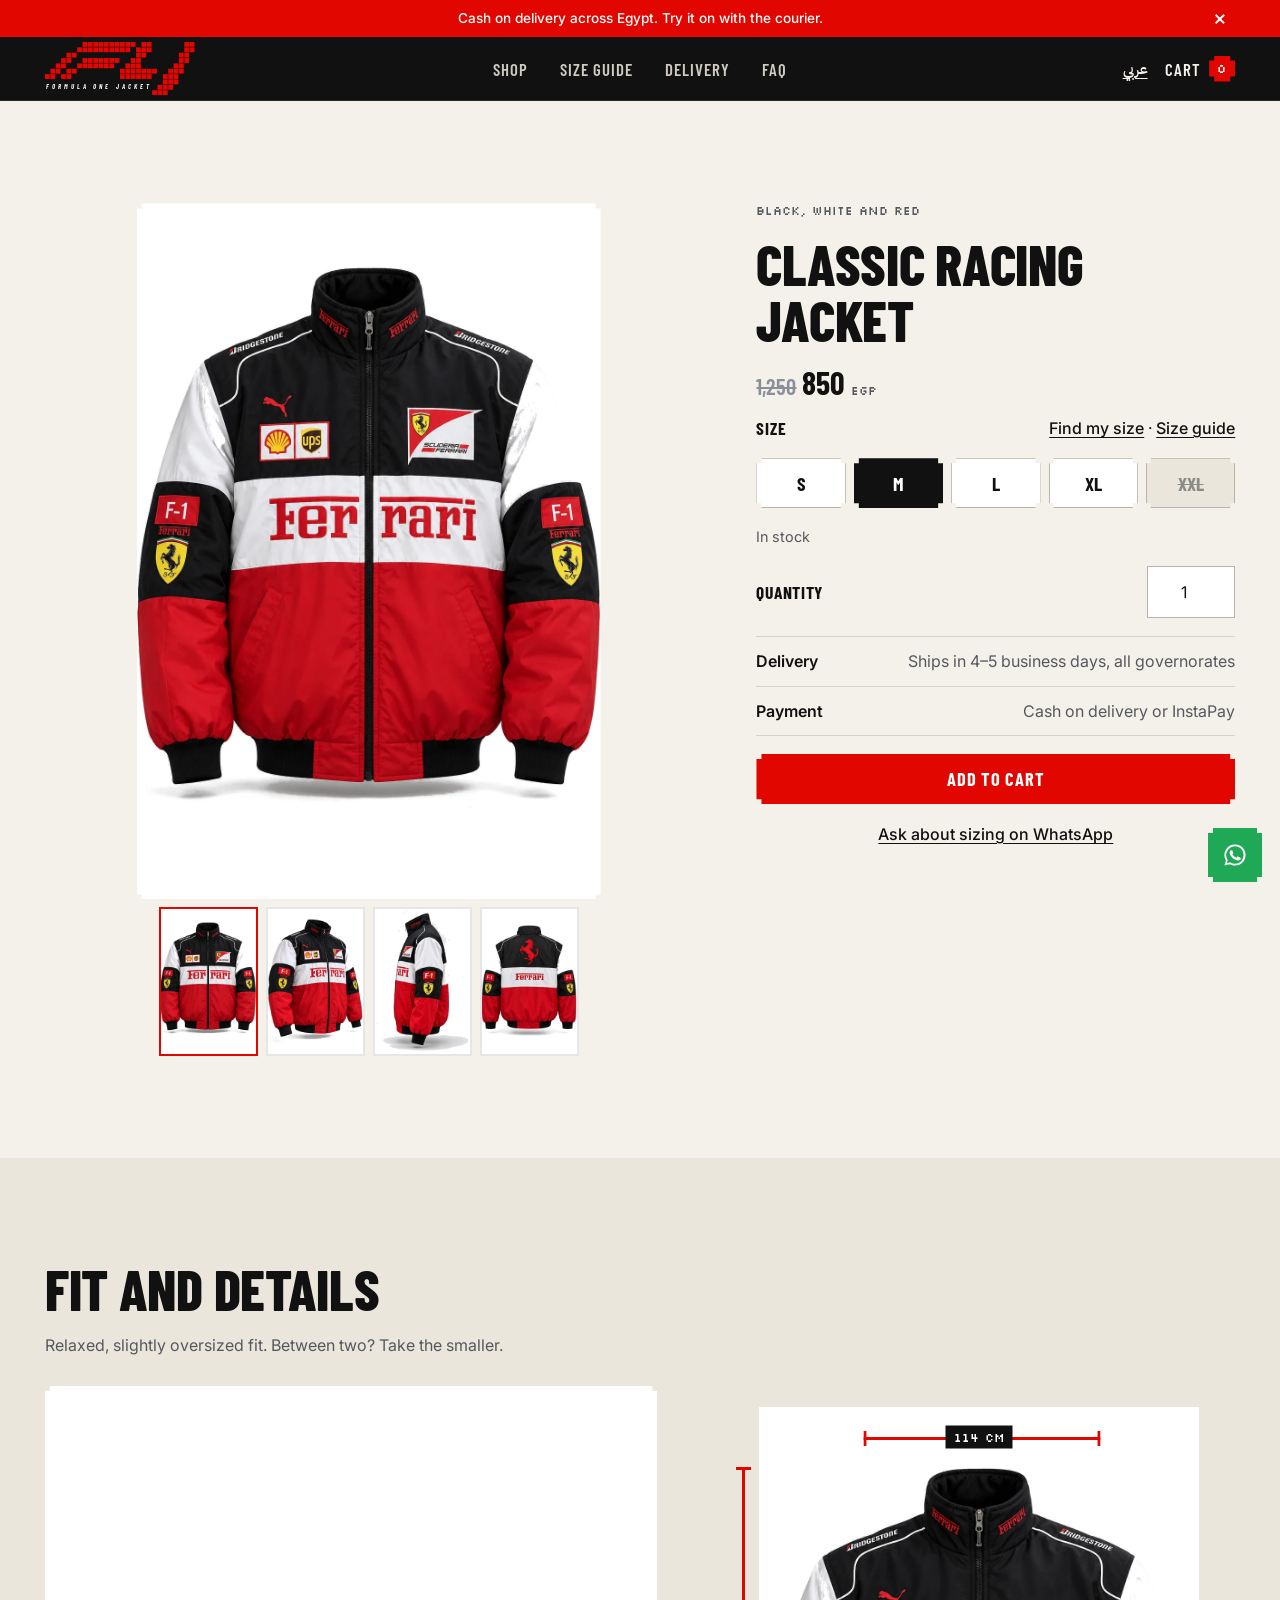
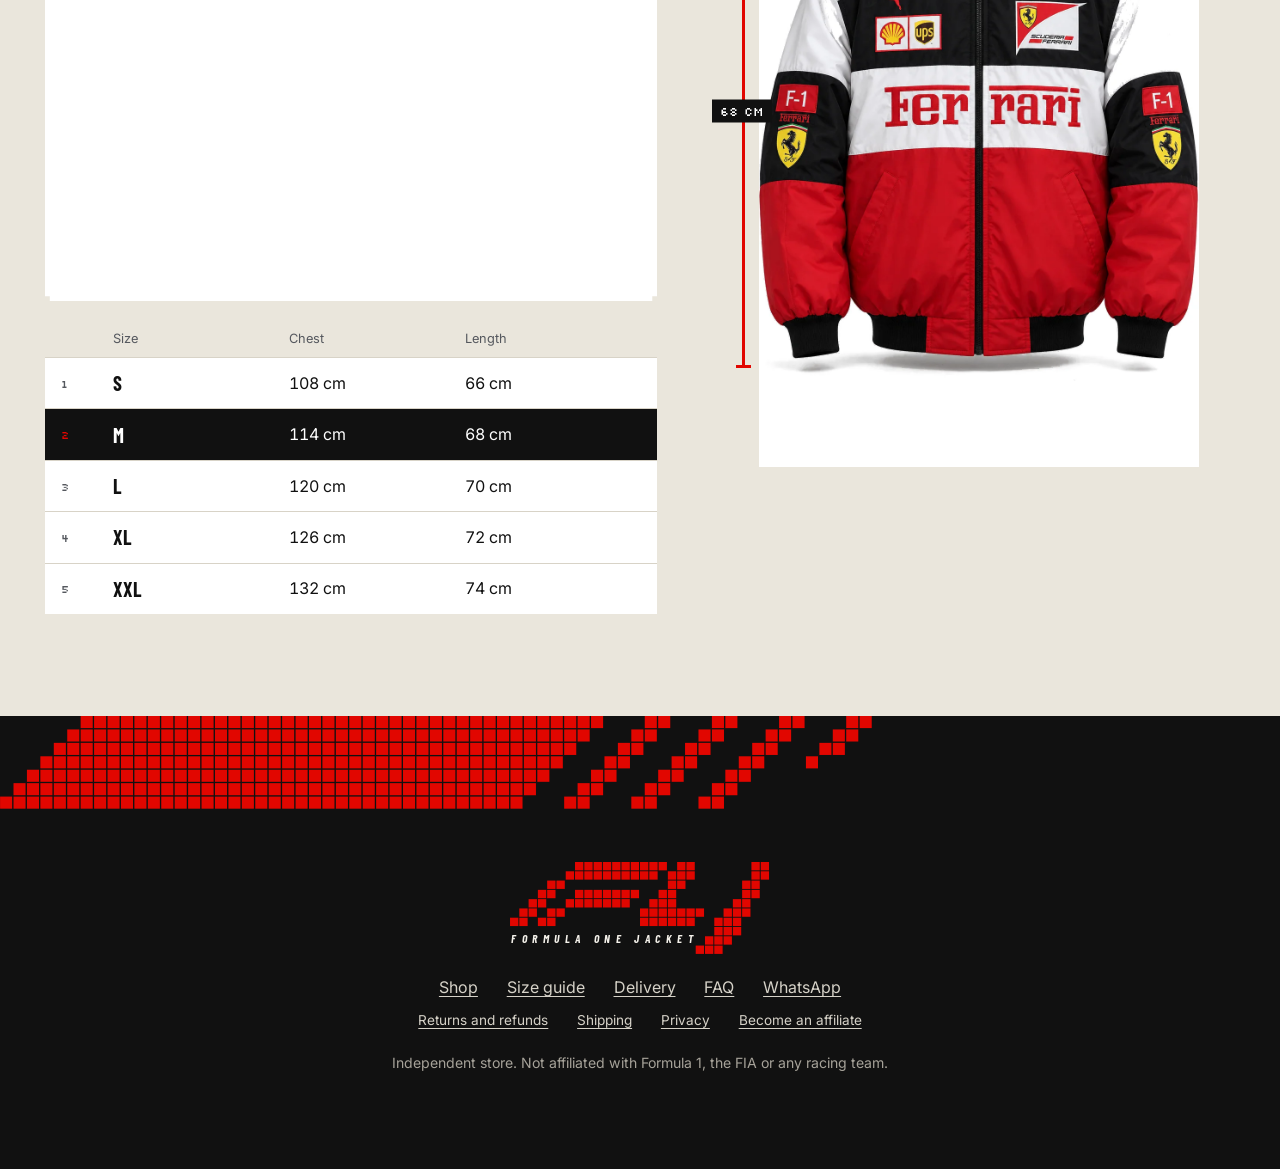
<file: product.html>
<!doctype html>
<html lang="en" dir="ltr">
<head>
<meta charset="utf-8">
<meta name="viewport" content="width=device-width, initial-scale=1">
<title>Racing Jacket | Formula One Jacket</title>
<meta name="description" content="Padded racing jacket in black, white and red. Sizes S to XXL, cash on delivery across Egypt.">
<link rel="preconnect" href="https://fonts.googleapis.com">
<link rel="preconnect" href="https://fonts.gstatic.com" crossorigin>
<link href="https://fonts.googleapis.com/css2?family=Barlow+Condensed:ital,wght@0,600;0,800;1,700;1,800&family=Inter:wght@400;500;600&family=IBM+Plex+Sans+Arabic:wght@400;500;700&family=Silkscreen&display=swap" rel="stylesheet">
<link rel="stylesheet" href="style.css">
</head>
<body data-page="product">
<main>
  <!-- gallery beside a compact purchase panel -->
  <section class="shop">
    <div class="gallery">
      <div class="stage" id="stage">
        <img id="mainImg" src="img/p-front.webp" alt="" width="1024" height="1536">
        <div class="loupe" id="loupe" aria-hidden="true"></div>
      </div>
      <div class="thumbs" id="thumbs" role="tablist"></div>
    </div>

    <div class="panel" id="panel">
      <p class="crumb" id="pSub"></p>
      <h1 class="h" id="pTitle"></h1>
      <p class="p-price"><s data-was hidden></s> <b data-price></b> <span data-i18n="egp">EGP</span></p>
      <p class="offer" data-offer hidden></p>

      <div class="p-row">
        <span class="p-label" data-i18n="size">Size</span>
        <span><a href="#finder" class="p-link" data-i18n="fitFind">Find my size</a> · <a href="#fit" class="p-link" data-i18n="sizeGuide">Size guide</a></span>
      </div>
      <div class="sizes-pick" id="sizesPick" role="radiogroup" aria-label="Size"></div>
      <p class="stock" id="stock" aria-live="polite"></p>

      <div class="p-row">
        <label class="p-label" for="qty" data-i18n="fQty">Quantity</label>
        <input id="qty" type="number" min="1" max="10" value="1" inputmode="numeric">
      </div>

      <ul class="p-facts">
        <li><b data-i18n="delEstT">Delivery</b><span data-i18n="delEst">Ships in 4–5 business days, all governorates</span></li>
        <li><b data-i18n="payT">Payment</b><span data-i18n="payNote">Cash on delivery or InstaPay</span></li>
      </ul>

      <button type="button" class="btn btn-red btn-full" id="addCart" data-i18n="addCart">Add to cart</button>
      <a class="p-wa" id="askWa" href="#" data-i18n="askSize">Ask about sizing on WhatsApp</a>
    </div>
  </section>

  <section class="fit" id="fit">
    <div class="fit-copy">
      <h2 data-i18n="fitTitle">Fit and details</h2>
      <p class="note" data-i18n="sizeNote">Relaxed, slightly oversized fit. Between two? Take the smaller.</p>
      <form class="finder" id="fitForm" novalidate>
        <div class="finder-head"><h3 id="finder" data-i18n="fitFind">Find my size</h3>
          <div class="chips" role="radiogroup" aria-label="Units"><label><input type="radio" name="unit" value="cm" checked><span>cm</span></label><label><input type="radio" name="unit" value="in"><span>in</span></label></div></div>
        <p class="note" data-i18n="fitIntro">Three quick questions and we pick your size.</p>
        <fieldset><legend data-i18n="q1">1. Height and weight</legend>
          <div class="chips"><label><input type="radio" name="sex" value="m" checked><span data-i18n="gMale">Male</span></label><label><input type="radio" name="sex" value="f"><span data-i18n="gFemale">Female</span></label></div>
          <div class="finder-hw">
            <label><span data-i18n="fitH">Height</span><span class="unit-in"><input name="h" type="number" inputmode="decimal" required><i id="fit-hu">cm</i></span></label>
            <label><span data-i18n="fitW">Weight</span><span class="unit-in"><input name="w" type="number" inputmode="decimal" required><i id="fit-wu">kg</i></span></label>
          </div>
        </fieldset>
        <fieldset><legend data-i18n="q2">2. Your shape</legend>
          <div class="chips"><label><input type="radio" name="shape" value="slim"><span data-i18n="shSlim">Slim</span></label><label><input type="radio" name="shape" value="average" checked><span data-i18n="shAvg">Average</span></label><label><input type="radio" name="shape" value="broad"><span data-i18n="shBroad">Broad</span></label></div>
        </fieldset>
        <fieldset><legend data-i18n="q3">3. How do you like it?</legend>
          <div class="chips"><label><input type="radio" name="room" value="snug"><span data-i18n="rmSnug">Snug</span></label><label><input type="radio" name="room" value="regular" checked><span data-i18n="rmReg">Regular</span></label><label><input type="radio" name="room" value="roomy"><span data-i18n="rmRoomy">Roomy</span></label></div>
        </fieldset>
        <button class="btn btn-red btn-full" data-i18n="fitGo">Show my size</button>
        <p class="fit-out" id="fitOut" aria-live="polite"></p>
      </form>
      <!-- mock: replace with real measurements of your stock -->
      <div class="tower" id="tower" role="radiogroup" aria-label="Size guide">
        <div class="tower-head"><span></span><span data-i18n="size">Size</span><span data-i18n="chest">Chest</span><span data-i18n="length">Length</span></div>
      </div>
    </div>
    <figure class="size-fig" aria-hidden="true">
      <img src="img/p-front.webp" alt="" width="1024" height="1536" loading="lazy">
      <i class="m-chest"></i><i class="m-len"></i>
      <b class="v v-chest" id="vChest"></b><b class="v v-len" id="vLen"></b>
    </figure>
  </section>

  <section class="reviews" id="reviews" aria-labelledby="revTitle" hidden>
    <h2 id="revTitle" data-i18n="revTitle">What riders say</h2>
    <ul class="rev-list" id="revList"></ul>
  </section>
</main>

<!-- phone purchase bar: pick a size and buy without scrolling back up -->
<div class="buybar" id="buyBar" hidden>
  <div><b class="bb-price"><span data-price></span> <span data-i18n="egp">EGP</span></b></div>
  <select id="bbSize" aria-label="Size"></select>
  <button type="button" class="btn btn-red" id="bbAdd" data-i18n="addCart">Add to cart</button>
</div>

<script src="api/config.php"></script>
<script src="app.js"></script>
</body>
</html>
</file>
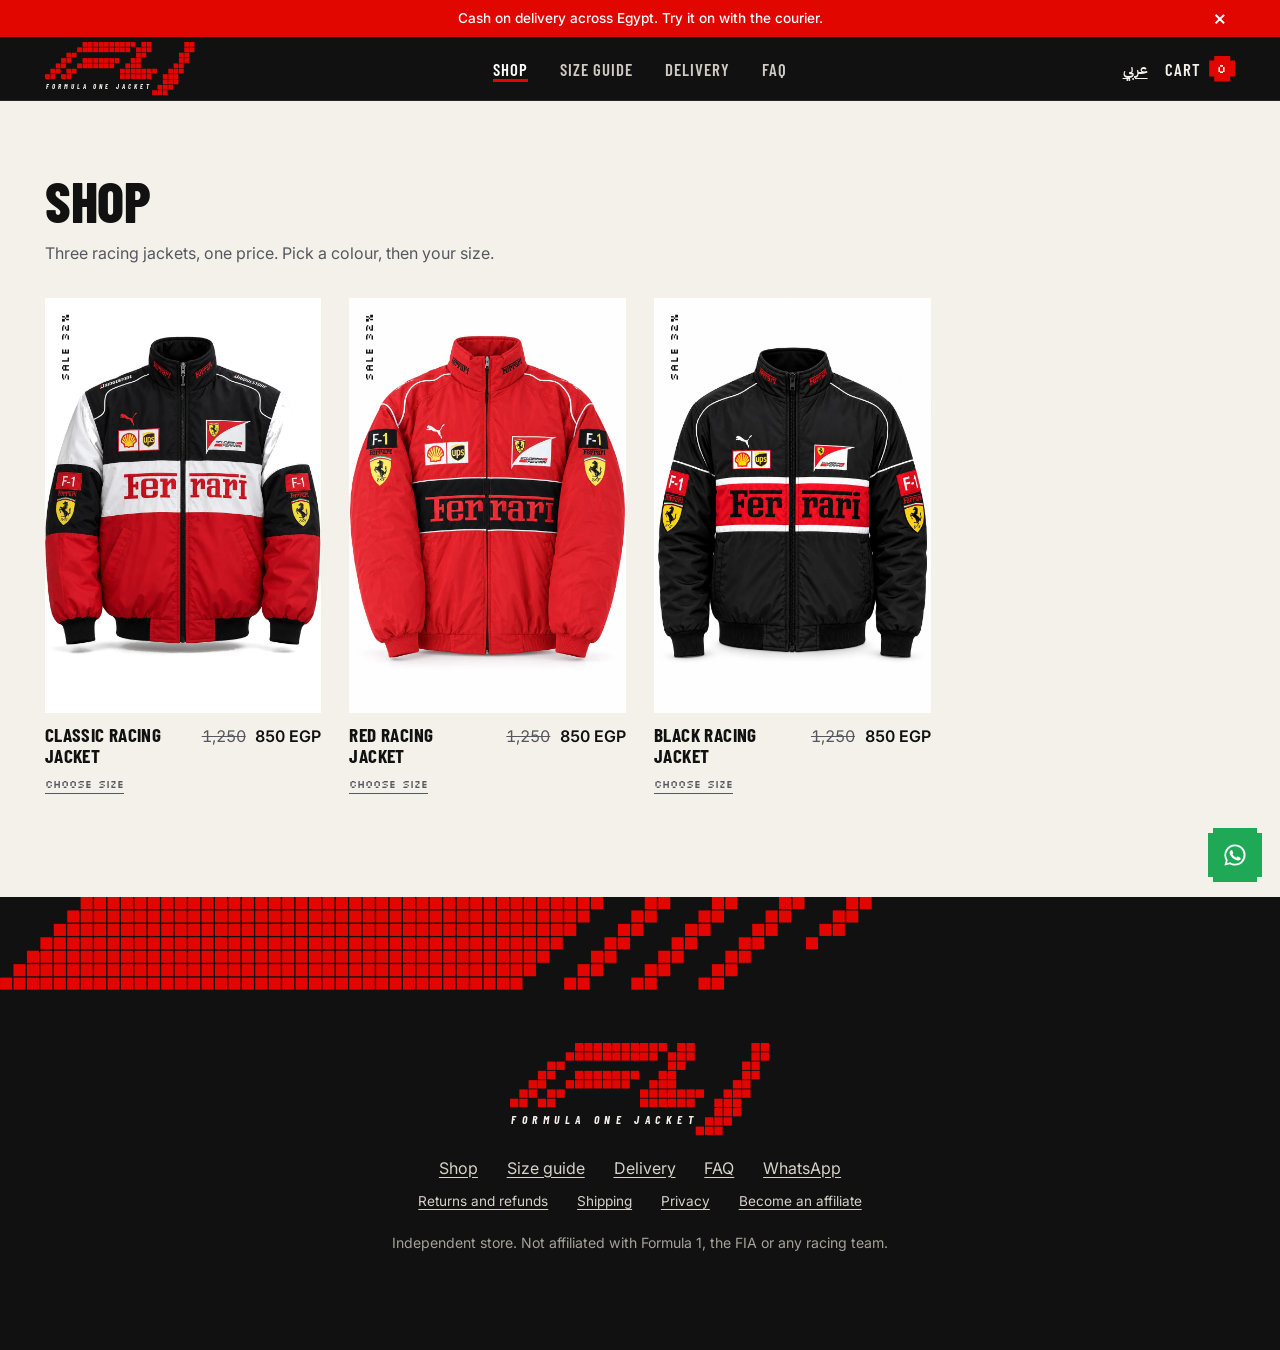
<file: shop.html>
<!doctype html>
<html lang="en" dir="ltr">
<head>
<meta charset="utf-8">
<meta name="viewport" content="width=device-width, initial-scale=1">
<title>Shop | Formula One Jacket</title>
<meta name="description" content="The racing jacket from every angle. Cash on delivery across Egypt.">
<link rel="preconnect" href="https://fonts.googleapis.com">
<link rel="preconnect" href="https://fonts.gstatic.com" crossorigin>
<link href="https://fonts.googleapis.com/css2?family=Barlow+Condensed:ital,wght@0,600;0,800;1,700;1,800&family=Inter:wght@400;500;600&family=IBM+Plex+Sans+Arabic:wght@400;500;700&family=Silkscreen&display=swap" rel="stylesheet">
<link rel="stylesheet" href="style.css">
</head>
<body data-page="shop">
<main>
  <section class="grid-sec page-top">
    <h1 class="h" data-i18n="navShop">Shop</h1>
    <p class="lede" data-i18n="shopSub">Three racing jackets, one price. Pick a colour, then your size.</p>
    <ul class="grid" data-grid></ul>
  </section>
</main>
<script src="api/config.php"></script>
<script src="app.js"></script>
</body>
</html>
</file>
<file: style.css>
/* Art direction: pixel-grid racing brand. Carbon hero and track, off-white shop, one racing red.
   Pixel cues come from the brand board: square cells, stepped corners, dissolving speed stripes, chevrons. */
:root {
  --red: #E10600;
  --red-ink: #B30500;      /* red for small text on light grounds (contrast) */
  --carbon: #111111;
  --carbon-2: #1b1b1b;
  --paper: #F4F1EA;
  --paper-2: #EAE6DC;
  --steel: #8A8F98;
  --ink: #111111;
  --muted: #55585e;
  --line: #d8d3c7;
  --display: "Barlow Condensed", sans-serif;
  --body: "Inter", sans-serif;
  --pixel: "Silkscreen", monospace;
  --gutter: clamp(16px, 3.5vw, 48px);
  --nav: 64px;
  --n: 5px; /* stepped pixel corner */
  --notch: polygon(0 var(--n), var(--n) var(--n), var(--n) 0, calc(100% - var(--n)) 0, calc(100% - var(--n)) var(--n), 100% var(--n), 100% calc(100% - var(--n)), calc(100% - var(--n)) calc(100% - var(--n)), calc(100% - var(--n)) 100%, var(--n) 100%, var(--n) calc(100% - var(--n)), 0 calc(100% - var(--n)));
}
[dir="rtl"] { --display: "IBM Plex Sans Arabic", sans-serif; --body: "IBM Plex Sans Arabic", sans-serif; }

* { box-sizing: border-box; margin: 0; padding: 0; }
html { scroll-padding-top: calc(var(--nav) + 12px); scroll-behavior: smooth; }
body { background: var(--paper); color: var(--ink); font: 400 1rem/1.55 var(--body); overflow-x: hidden; }
img { display: block; max-width: 100%; height: auto; }
a { color: inherit; }
button { font: inherit; color: inherit; }
ul { list-style: none; }
[hidden] { display: none !important; }
:focus-visible { outline: 2px solid var(--red); outline-offset: 3px; }
.sr-only { position: absolute; width: 1px; height: 1px; overflow: hidden; clip-path: inset(50%); white-space: nowrap; }

h1, h2, h3 { font-family: var(--display); line-height: 1; }
h2, .h { font-weight: 800; font-size: clamp(2.2rem, 4.4vw, 3.6rem); text-transform: uppercase; letter-spacing: -.005em; margin-bottom: 1.5rem; }
[dir="rtl"] :is(h2, .h) { font-weight: 700; text-transform: none; line-height: 1.25; font-size: clamp(1.8rem, 3.6vw, 2.8rem); }
.red { color: var(--red); }

.mark { display: block; fill: var(--red); height: auto; }
.stripe { display: block; fill: var(--red); height: auto; }
[dir="rtl"] .stripe { transform: scaleX(-1); }

.btn { -webkit-user-select: none; user-select: none; -webkit-tap-highlight-color: transparent; position: relative; display: inline-flex; align-items: center; justify-content: center; gap: .75rem; font: 700 1.15rem/1 var(--display); letter-spacing: .04em; text-transform: uppercase; padding: 1rem 1.7rem; border: 0; text-decoration: none; cursor: pointer; white-space: nowrap; clip-path: var(--notch); transition: scale .15s cubic-bezier(.2, 0, 0, 1), background-color .15s, color .15s; }
[dir="rtl"] .btn { text-transform: none; letter-spacing: 0; font-size: 1.05rem; }
.btn:active { scale: .96; }
.btn:focus-visible { outline: 0; box-shadow: inset 0 0 0 3px var(--paper), inset 0 0 0 5px var(--ink); }
.btn-red { background: var(--red); color: #fff; }
.btn-red:hover { background: #c40500; }
.btn-ghost { background: transparent; color: var(--paper); box-shadow: inset 0 0 0 2px var(--paper); }
.btn-ghost:hover { background: var(--paper); color: var(--carbon); }
.btn-full { width: 100%; }
.btn:disabled { opacity: .45; cursor: not-allowed; }

/* click car: a pixel car drives the length of any button, leaving a pixel trail */
.racing { overflow: hidden; }
.btn-car { position: absolute; left: 0; z-index: 2; width: auto; max-width: none; pointer-events: none; image-rendering: pixelated; }
.btn-trail { position: absolute; left: 0; right: 0; z-index: 1; pointer-events: none; transform-origin: left; background: repeating-linear-gradient(90deg, currentColor 0 4px, transparent 4px 7px); opacity: .55; }
[dir="rtl"] .btn-trail { transform-origin: right; }

/* logo pop: a pixel team logo on a notched tile, over any plain link that was clicked */
.logo-pop { position: fixed; z-index: 70; display: grid; place-items: center; padding: 6px; background: var(--paper); clip-path: var(--notch); --n: 4px; pointer-events: none; }
.logo-pop img { width: 100%; height: 100%; object-fit: contain; image-rendering: pixelated; }

/* intro: race-start countdown with square pixel lights */
.lights { position: fixed; inset: 0; z-index: 60; background: var(--carbon); color: var(--paper); display: flex; flex-direction: column; align-items: center; justify-content: center; gap: clamp(14px, 2.6vh, 28px); overflow: hidden; transition: transform .8s cubic-bezier(.76, 0, .24, 1); }
.lights.gone { transform: translateY(-100%); }
.lights .mark { width: clamp(240px, 32vw, 420px); }
.count-label { font: 400 clamp(.7rem, 1.2vw, .85rem) var(--pixel); text-transform: uppercase; letter-spacing: .2em; color: var(--steel); }
.count { font: 800 clamp(6rem, 20vw, 14rem)/.8 "Barlow Condensed", sans-serif; font-variant-numeric: tabular-nums; }
.count.tick { animation: tick .45s cubic-bezier(.16, 1, .3, 1); }
@keyframes tick { from { transform: scale(1.35); opacity: .2; } }
.lights.out .count { opacity: .12; }
.go { font: 800 italic clamp(2.5rem, 8vw, 6rem)/1 "Barlow Condensed", sans-serif; text-transform: uppercase; color: var(--red); opacity: 0; transform: scale(.8); transition: opacity .15s, transform .4s cubic-bezier(.16, 1, .3, 1); }
.go.on { opacity: 1; transform: scale(1); }
.gantry { --c: clamp(14px, 3vw, 30px); display: flex; gap: clamp(10px, 2vw, 22px); padding: 14px; background: var(--carbon-2); }
.gantry i { display: grid; grid-template-columns: repeat(2, var(--c)); gap: 3px; padding: 6px; background: #0a0a0a; }
/* each light is a 2 x 2 block of square pixels: two rows, each row two cells */
.gantry i::before, .gantry i::after { --on: #2a2a2a; content: ""; grid-column: span 2; height: var(--c); background: linear-gradient(90deg, var(--on) 0 var(--c), transparent 0 calc(var(--c) + 3px), var(--on) 0); }
.gantry i.on::before, .gantry i.on::after { --on: var(--red); }
.loader-car { position: absolute; bottom: 18%; left: 0; width: min(46vw, 420px); image-rendering: pixelated; transform: translateX(110vw); }
.lights.out .loader-car { animation: zoom .75s cubic-bezier(.5, 0, .3, 1) forwards; }
@keyframes zoom { to { transform: translateX(-60vw); } }
.load-foot { position: absolute; bottom: 24px; inset-inline-start: 24px; display: flex; gap: 1.2rem; align-items: baseline; font: 400 .7rem var(--pixel); text-transform: uppercase; letter-spacing: .1em; color: var(--steel); direction: ltr; }
.load-foot b { font-size: 1.3rem; font-weight: 400; color: var(--paper); font-variant-numeric: tabular-nums; }
.skip { position: absolute; bottom: 24px; inset-inline-end: 24px; background: none; border: 1px solid #444; color: #bbb; padding: .45rem 1rem; cursor: pointer; font: 400 .75rem var(--pixel); }

/* announcement bar + header */
.announce { background: var(--red); color: #fff; display: flex; justify-content: center; align-items: center; gap: 1rem; padding: .5rem calc(var(--gutter) + 2rem); text-align: center; font-size: .85rem; font-weight: 500; position: relative; }
.announce[hidden] { display: none; }
.announce button { position: absolute; inset-inline-end: var(--gutter); background: none; border: 0; color: #fff; font-size: 1.3rem; line-height: 1; cursor: pointer; padding: .2rem .5rem; }
.nav { position: sticky; top: 0; z-index: 30; height: var(--nav); display: grid; grid-template-columns: 1fr auto 1fr; align-items: center; gap: 1rem; padding: 0 var(--gutter); background: var(--carbon); color: var(--paper); border-bottom: 1px solid #262626; }
.menu-btn { display: none; place-items: center; width: 44px; height: 44px; background: none; border: 0; cursor: pointer; margin-inline-start: -10px; }
.brand { justify-self: start; display: flex; align-items: center; gap: .75rem; font: 700 1.15rem var(--display); letter-spacing: .14em; text-transform: uppercase; text-decoration: none; white-space: nowrap; }
[dir="rtl"] .brand { font-family: "Barlow Condensed", sans-serif; }
.brand .mark { width: 150px; }
.nav-links { display: flex; gap: 2rem; }
.nav-links a { font: 600 1.05rem var(--display); letter-spacing: .06em; text-transform: uppercase; text-decoration: none; color: #cfcbc2; }
.nav-links a:hover, .nav-links a[aria-current] { color: #fff; }
.nav-links a[aria-current] { box-shadow: 0 3px 0 var(--red); }
.nav-r { justify-self: end; display: flex; gap: 1.1rem; align-items: center; }
.lang { background: none; border: 0; cursor: pointer; font: 500 .95rem "IBM Plex Sans Arabic", sans-serif; text-decoration: underline; text-underline-offset: 4px; min-height: 44px; }
[dir="rtl"] .lang { font-family: "Inter", sans-serif; }
.cart { display: inline-flex; align-items: center; gap: .5rem; min-height: 44px; background: none; border: 0; cursor: pointer; font: 600 1.05rem var(--display); text-transform: uppercase; letter-spacing: .06em; white-space: nowrap; }

/* cart panel: a side sheet from the header cart (native dialog, so focus and Escape are handled) */
.cart-panel { position: fixed; inset: 0 0 0 auto; margin: 0; width: min(420px, 92vw); height: 100%; max-height: none; max-width: none; padding: 0; border: 0; background: var(--paper); color: var(--ink); display: grid; grid-template-rows: auto 1fr; }
.cart-panel:not([open]) { display: none; }
[dir="rtl"] .cart-panel { inset: 0 auto 0 0; }
.cart-panel[open] { animation: sheet-in .32s cubic-bezier(.2, 0, 0, 1); }
@keyframes sheet-in { from { translate: 100% 0; } }
[dir="rtl"] .cart-panel[open] { animation-name: sheet-in-rtl; }
@keyframes sheet-in-rtl { from { translate: -100% 0; } }
.cart-panel::backdrop { background: rgb(0 0 0 / .55); }
.cp-head { display: flex; justify-content: space-between; align-items: center; padding: 1rem 1.25rem; background: var(--carbon); color: var(--paper); }
.cp-head h2 { margin: 0; font-size: 1.6rem; }
.cp-x { width: 44px; height: 44px; background: none; border: 0; font-size: 1.8rem; line-height: 1; cursor: pointer; margin-inline-end: -10px; }
.cp-body { display: grid; align-content: start; gap: 1rem; padding: 1.25rem; overflow-y: auto; }
.cp-line { display: grid; grid-template-columns: 72px 1fr auto; gap: 1rem; align-items: start; padding-bottom: 1rem; border-bottom: 1px solid var(--line); }
.cp-line img { width: 72px; height: 108px; object-fit: cover; background: #e6e6e8; }
.cp-info { display: grid; gap: .3rem; justify-items: start; }
.cp-info b { font: 700 1.15rem/1.1 var(--display); text-transform: uppercase; }
[dir="rtl"] .cp-info b { text-transform: none; }
.cp-info span { color: var(--muted); font-size: .9rem; }
.cp-price { white-space: nowrap; font-variant-numeric: tabular-nums; }
.cp-qty { display: inline-grid; grid-template-columns: 40px 2.5rem 40px; align-items: center; border: 1px solid #b9b4a8; background: #fff; margin-top: .3rem; }
.cp-qty button { height: 40px; background: none; border: 0; font: 600 1.2rem var(--body); cursor: pointer; }
.cp-qty button:disabled { color: #b0aca2; cursor: not-allowed; }
.cp-qty output { text-align: center; font-weight: 600; font-variant-numeric: tabular-nums; }
.cp-info .p-link { font-size: .85rem; color: var(--muted); padding: .2rem 0; }
.cp-note, .cp-empty { color: var(--muted); font-size: .9rem; }
.cp-empty { font-size: 1.05rem; color: var(--ink); }
.cart b { display: grid; place-items: center; min-width: 26px; height: 26px; padding: 0 6px; background: var(--red); color: #fff; font: 400 .75rem var(--pixel); clip-path: var(--notch); --n: 3px; }

.drawer { position: fixed; top: 0; bottom: 0; inset-inline-start: 0; z-index: 50; width: min(86vw, 340px); background: var(--carbon); color: var(--paper); padding: 5rem 2rem 2rem; }
.drawer[hidden], .scrim[hidden] { display: none; }
.drawer nav { display: grid; gap: .25rem; }
.drawer a { font: 700 1.8rem var(--display); text-transform: uppercase; text-decoration: none; padding: .55rem 0; border-bottom: 1px solid #2a2a2a; }
.scrim { position: fixed; inset: 0; z-index: 40; background: rgb(0 0 0 / .55); }

section { padding: clamp(56px, 8vw, 104px) var(--gutter); }

/* hero */
.hero { position: relative; background: var(--carbon); color: var(--paper); display: grid; grid-template-columns: 1fr minmax(0, 560px); grid-template-areas: "copy view" "feats feats"; gap: clamp(2rem, 4vw, 4rem) clamp(2rem, 5vw, 5rem); align-items: center; padding-block: clamp(40px, 6vw, 72px) 0; isolation: isolate; overflow: hidden; }
.hero::before { content: ""; position: absolute; inset: 0; z-index: -1; pointer-events: none; background: linear-gradient(90deg, rgb(255 255 255 / .035) 1px, transparent 1px) 0 0 / 24px 24px, linear-gradient(rgb(255 255 255 / .035) 1px, transparent 1px) 0 0 / 24px 24px; -webkit-mask-image: radial-gradient(ellipse 60% 70% at 72% 45%, #000, transparent 75%); mask-image: radial-gradient(ellipse 60% 70% at 72% 45%, #000, transparent 75%); }
.hero-copy { grid-area: copy; max-width: 620px; justify-self: end; width: 100%; }
.hero .stripe { width: min(340px, 80%); margin-bottom: 1.6rem; }
.hero h1 { font: 800 italic clamp(3.2rem, 7.4vw, 6.6rem)/.9 "Barlow Condensed", sans-serif; text-transform: uppercase; letter-spacing: -.01em; }
.hero h1 span { display: block; }
[dir="rtl"] .hero h1 { font: 700 clamp(2.6rem, 6vw, 4.8rem)/1.2 "IBM Plex Sans Arabic", sans-serif; text-transform: none; }
.hero-sub { color: #c9c5bc; max-width: 40ch; margin-top: 1.4rem; font-size: 1.05rem; }
.hero-price { margin-top: 1.4rem; font: 800 2.2rem/1 "Barlow Condensed", sans-serif; }
.hero-price span { font: 400 .8rem var(--pixel); color: var(--steel); margin-inline-start: .3rem; }
.hero-ctas { display: flex; flex-wrap: wrap; gap: .75rem; margin-top: 1.5rem; }
.hero-fit { display: inline-block; margin-top: 1.1rem; color: var(--paper); font-weight: 500; text-underline-offset: 4px; }

/* 360 viewer: turntable video inside a stepped pixel frame */
.view-wrap { grid-area: view; width: 100%; }
.viewer { position: relative; width: 100%; background: #bcbcbc; clip-path: var(--notch); --n: 10px; cursor: grab; touch-action: pan-y; user-select: none; -webkit-user-select: none; }
.viewer.drag { cursor: grabbing; }
.viewer video[hidden] { display: none; }
.viewer video { display: block; width: 100%; height: auto; aspect-ratio: 1; object-fit: cover; pointer-events: none; }
.viewer::before, .viewer::after { content: ""; position: absolute; width: 28px; height: 28px; pointer-events: none; border: 0 solid var(--red); }
.viewer::before { top: 16px; left: 16px; border-width: 5px 0 0 5px; }
.viewer::after { right: 16px; bottom: 64px; border-width: 0 5px 5px 0; }
.hud { position: absolute; top: 16px; font: 400 .75rem var(--pixel); color: var(--carbon); background: rgb(244 241 234 / .85); padding: .25rem .5rem; direction: ltr; }
.hud-tl { left: 50px; }
.hud-tr { right: 16px; min-width: 4.5ch; text-align: end; font-variant-numeric: tabular-nums; }
.viewer-bar { position: absolute; inset: auto 0 0; display: flex; align-items: center; gap: 1rem; padding: .6rem 1rem; background: var(--carbon); color: var(--paper); }
.spin-toggle { display: inline-flex; align-items: center; gap: .5rem; min-height: 40px; padding: 0 .8rem; background: none; border: 1px solid #3a3a3a; cursor: pointer; font: 400 .7rem var(--pixel); text-transform: uppercase; }
.spin-toggle svg { fill: currentColor; }
.spin-ctl { display: flex; gap: 6px; }
/* jacket switch under the viewer */
.spin-pick { display: flex; flex-wrap: wrap; gap: .5rem; margin-top: .75rem; }
.spin-pick button { display: inline-flex; align-items: center; gap: .55rem; min-height: 44px; padding: .4rem .9rem .4rem .5rem; background: var(--carbon-2); border: 2px solid #3a3a3a; color: var(--paper); font: 600 .95rem/1 var(--display); text-transform: uppercase; letter-spacing: .04em; cursor: pointer; transition: border-color .15s; }
[dir="rtl"] .spin-pick button { font-family: "IBM Plex Sans Arabic", sans-serif; text-transform: none; letter-spacing: 0; }
.spin-pick button:hover { border-color: #6a6a6a; }
.spin-pick button[aria-pressed="true"] { border-color: var(--red); }
.spin-pick .chip { width: 22px; height: 22px; outline: 1px solid rgb(255 255 255 / .25); }
.spin-btn { display: grid; place-items: center; width: 40px; min-height: 40px; background: none; border: 1px solid #3a3a3a; cursor: pointer; color: var(--paper); transition: border-color .15s, color .15s; }
.spin-btn svg { fill: currentColor; }
.spin-btn:hover { border-color: var(--red); color: var(--red); }
.spin-toggle .i-play, .spin-toggle[data-paused="true"] .i-pause { display: none; }
.spin-toggle[data-paused="true"] .i-play { display: inline; }
.seg { flex: 1; height: 10px; background: repeating-linear-gradient(90deg, var(--red) 0 8px, transparent 8px 11px) 0 0 / var(--p, 0%) 100% no-repeat, repeating-linear-gradient(90deg, #333 0 8px, transparent 8px 11px); }
[dir="rtl"] .seg { transform: scaleX(-1); }
.hint { font: 400 .7rem var(--pixel); color: var(--steel); text-transform: uppercase; white-space: nowrap; }
[dir="rtl"] :is(.hint, .spin-toggle, .count-label, .skip) { font-family: var(--body); font-size: .85rem; } /* the pixel font has no Arabic letters */

.feats { grid-area: feats; display: grid; grid-template-columns: repeat(3, 1fr); border-top: 1px solid #2a2a2a; margin-inline: calc(var(--gutter) * -1); }
.feats a { display: grid; grid-template-columns: auto 1fr; column-gap: 1rem; align-items: center; padding: 1.4rem var(--gutter); text-decoration: none; transition: background-color .15s; }
.feats li + li a { border-inline-start: 1px solid #2a2a2a; }
.feats a:hover { background: var(--carbon-2); }
.feats .chev { grid-row: span 2; width: 18px; height: 30px; fill: var(--red); }
[dir="rtl"] .feats .chev { transform: scaleX(-1); }
.feats b { font: 700 1.25rem/1.1 var(--display); text-transform: uppercase; letter-spacing: .03em; }
[dir="rtl"] .feats b { text-transform: none; font-size: 1.1rem; }
.feats span { color: #a6a299; font-size: .9rem; }

/* pixel track with every car */
.track { direction: ltr; position: relative;background: var(--carbon-2); overflow: hidden; padding: 22px 0; border-block: 8px solid transparent; border-image: repeating-linear-gradient(90deg, var(--red) 0 16px, var(--paper) 16px 32px) 8; }
.track::before { content: ""; position: absolute; left: 0; right: 0; top: 50%; height: 4px; translate: 0 -50%; background: repeating-linear-gradient(90deg, #3a3a3a 0 24px, transparent 24px 48px); }
.lane { position: relative; display: flex; gap: 72px; width: max-content; animation: parade 38s linear infinite; }
.lane img { height: 44px; width: auto; image-rendering: pixelated; }
@keyframes parade { to { transform: translateX(calc(-50% - 36px)); } }

/* shop grid: tall photo cards, the second photo shows on hover */
.grid-sec { max-width: 1440px; margin: 0 auto; }
.page-top { padding-top: clamp(40px, 6vw, 72px); }
.lede { color: var(--muted); margin: -.75rem 0 2rem; max-width: 50ch; }
.grid { display: grid; grid-template-columns: repeat(4, 1fr); gap: clamp(16px, 2.2vw, 32px); }
.card { position: relative; display: grid; gap: .7rem; text-decoration: none; }
.card-img { position: relative; display: block; aspect-ratio: 2 / 3; overflow: hidden; background: #e6e6e8; }
.card-img img { position: absolute; inset: 0; width: 100%; height: 100%; object-fit: cover; transition: opacity .3s cubic-bezier(.2, 0, 0, 1), scale .6s cubic-bezier(.2, 0, 0, 1); }
.card-img .alt { opacity: 0; }
.card:hover .card-img .alt { opacity: 1; }
.card:hover .card-img img { scale: 1.03; }
/* vertical label in the top corner, read bottom to top */
.card-tag { position: absolute; top: 14px; left: 12px; writing-mode: vertical-rl; rotate: 180deg; font: 400 .7rem var(--pixel); text-transform: uppercase; letter-spacing: .08em; color: var(--carbon); }
[dir="rtl"] .card-tag { left: auto; right: 12px; font: 500 .85rem var(--body); writing-mode: vertical-lr; rotate: none; }
.card-row { display: flex; justify-content: space-between; align-items: baseline; gap: .2rem 1rem; } /* price stays beside the name; a long name wraps instead */
.card-row b { min-width: 0; }
.card-row b { font: 700 1.2rem/1.1 var(--display); text-transform: uppercase; letter-spacing: .02em; }
[dir="rtl"] .card-row b { text-transform: none; font-size: 1.05rem; }
.card-price { white-space: nowrap; font-weight: 600; font-variant-numeric: tabular-nums; }
.card-price s { color: var(--muted); font-weight: 400; margin-inline-end: .35rem; }
.card-cta { justify-self: start; font: 400 .68rem var(--pixel); text-transform: uppercase; color: var(--muted); border-bottom: 1px solid currentColor; padding-bottom: 2px; }
[dir="rtl"] .card-cta { font: 500 .85rem var(--body); }
.card:hover .card-cta { color: var(--red-ink); }

/* why shop with us: the brand banner, full width */
.why { padding-inline: 0; padding-block: 0; background: #8c0a0a; }
.why img { width: 100%; max-width: 1600px; margin: 0 auto; }

/* product page: gallery + purchase panel */
.shop { display: grid; grid-template-columns: 1.15fr .85fr; gap: clamp(2rem, 5vw, 5rem); align-items: start; max-width: 1360px; margin: 0 auto; }
.gallery { position: sticky; top: calc(var(--nav) + 16px); }
.stage { position: relative; aspect-ratio: 2 / 3; max-height: calc(100vh - var(--nav) - 140px); margin-inline: auto; background: #e6e6e8; cursor: zoom-in; touch-action: pan-y; overflow: hidden; clip-path: var(--notch); --n: 8px; }
.stage img { width: 100%; height: 100%; object-fit: cover; }
.loupe { position: absolute; width: 200px; height: 200px; border: 3px solid var(--carbon); pointer-events: none; opacity: 0; transition: opacity .15s; background: #fff no-repeat; translate: -50% -50%; clip-path: var(--notch); --n: 8px; }
.stage:hover .loupe, .stage.touching .loupe { opacity: 1; }
.thumbs { display: grid; grid-template-columns: repeat(4, 1fr); gap: 8px; margin-top: 8px; max-width: 420px; margin-inline: auto; }
.thumbs button { aspect-ratio: 2 / 3; padding: 0; border: 2px solid transparent; background: #e6e6e8; cursor: pointer; overflow: hidden; transition: border-color .15s; }
.thumbs button img { width: 100%; height: 100%; object-fit: cover; }
.thumbs button[aria-selected="true"] { border-color: var(--red); }
.panel { display: grid; gap: 1.1rem; }
.crumb { font: 400 .72rem var(--pixel); text-transform: uppercase; color: var(--muted); }
[dir="rtl"] .crumb { font: 500 .9rem var(--body); }
.panel .h { margin: 0; }
.p-price { font: 800 2rem/1 "Barlow Condensed", sans-serif; }
.p-price span { font: 400 .75rem var(--pixel); color: var(--muted); }
.p-row { display: flex; justify-content: space-between; align-items: center; gap: 1rem; }
.p-label { font: 700 1.1rem var(--display); text-transform: uppercase; letter-spacing: .04em; }
[dir="rtl"] .p-label { text-transform: none; font-size: 1rem; }
.p-link { color: var(--ink); font-weight: 500; text-underline-offset: 3px; background: none; border: 0; cursor: pointer; text-align: start; }
.sizes-pick { display: grid; grid-template-columns: repeat(5, 1fr); gap: 8px; }
.sizes-pick button { position: relative; min-height: 50px; background: #fff; border: 0; box-shadow: inset 0 0 0 1px #b9b4a8; font: 700 1.2rem var(--display); cursor: pointer; clip-path: var(--notch); --n: 4px; transition: background-color .15s, color .15s; }
.sizes-pick button:hover:not(:disabled) { box-shadow: inset 0 0 0 2px var(--ink); }
.sizes-pick button[aria-checked="true"] { background: var(--carbon); color: #fff; box-shadow: none; }
.sizes-pick button:disabled { color: #8b8b86; background: var(--paper-2); text-decoration: line-through; cursor: not-allowed; }
.stock { font-size: .9rem; color: var(--muted); min-height: 1.4em; }
.stock.low { color: var(--red-ink); font-weight: 600; }
#qty { width: 5.5rem; text-align: center; }
.p-facts { border-block: 1px solid var(--line); }
.p-facts li { display: flex; justify-content: space-between; gap: 1rem; padding: .75rem 0; }
.p-facts li + li { border-top: 1px solid var(--line); }
.p-facts b { font-weight: 600; }
.p-facts span { color: var(--muted); text-align: end; }
.p-wa { text-align: center; font-weight: 500; text-underline-offset: 3px; }

/* fit and details */
.fit { background: var(--paper-2); display: grid; grid-template-columns: 1.1fr .9fr; gap: clamp(2rem, 6vw, 6rem); align-items: center; }
.fit > * { max-width: 640px; }
.fit-copy { justify-self: end; width: 100%; }
.fit .note { color: var(--muted); margin: -.5rem 0 1.75rem; }
.tower { font-variant-numeric: tabular-nums; }
.tower-head, .tower .row { display: grid; grid-template-columns: 52px 1fr 1fr 1fr; align-items: center; text-align: start; }
.tower-head { color: var(--muted); font-size: .8rem; padding: 0 1rem .5rem; }
.tower .row { position: relative; width: 100%; background: #fff; border: 0; border-top: 1px solid var(--line); padding: .8rem 1rem; font-size: 1rem; cursor: pointer; transition: background-color .15s, color .15s; }
.tower .row b { font: 700 1.25rem var(--display); }
.tower .row .pos { color: var(--muted); font: 400 .7rem var(--pixel); }
.tower .row[data-on="true"] { background: var(--carbon); color: #fff; }
.tower .row[data-on="true"] .pos { color: var(--red); }
.size-fig { position: relative; margin-inline-start: 5%; --k: .94; justify-self: start; width: 100%; max-width: 440px; }
.size-fig img { width: 100%; }
.size-fig i { position: absolute; background: var(--red); transition: transform .4s cubic-bezier(.2, 0, 0, 1); }
/* line positions match the jacket in p-front.webp: chest width (armpit to armpit) drawn in the clear space above the collar, collar 9% to hem 85% */
.m-chest { left: 21%; right: 20%; top: 4.5%; height: 3px; transform: scaleX(var(--k)); }
.m-chest::before, .m-chest::after, .m-len::before, .m-len::after { content: ""; position: absolute; background: var(--red); }
.m-chest::before, .m-chest::after { top: -6px; width: 3px; height: 15px; }
.m-chest::before { left: 0; } .m-chest::after { right: 0; }
.m-len { left: -4%; top: 9%; bottom: 15%; width: 3px; }
.m-len::before, .m-len::after { left: -6px; width: 15px; height: 3px; }
.m-len::before { top: 0; } .m-len::after { bottom: 0; }
.size-fig .v { position: absolute; background: var(--carbon); color: #fff; font: 400 .72rem var(--pixel); padding: .25rem .5rem; direction: ltr; }
.v-chest { left: 50%; top: 4.5%; translate: -50% -50%; }
.v-len { left: -4%; top: 46%; translate: -50% -50%; }

/* delivery and returns */
.delivery { max-width: 1200px; margin: 0 auto; display: grid; grid-template-columns: .8fr 1.4fr; column-gap: clamp(2rem, 6vw, 6rem); align-items: start; }
.delivery .h { position: sticky; top: calc(var(--nav) + 24px); }
.delivery dl > div { display: grid; grid-template-columns: 9rem 1fr; gap: 1rem; padding: 1.1rem 0; border-top: 1px solid var(--line); }
.delivery dl > div:last-child { border-bottom: 1px solid var(--line); }
.delivery dt { font: 700 1.15rem var(--display); text-transform: uppercase; letter-spacing: .03em; }
[dir="rtl"] .delivery dt { text-transform: none; font-size: 1rem; }
.delivery dd { color: var(--muted); }

/* checkout */
.order { background: var(--paper-2); display: grid; grid-template-columns: 1fr 1.1fr; gap: clamp(2rem, 5vw, 5rem); align-items: start; }
.order > * { max-width: 620px; width: 100%; }
.order-copy { justify-self: end; }
.order-copy > p { color: var(--muted); margin: -.5rem 0 1.75rem; max-width: 40ch; }
.summary { background: #fff; padding: 1.25rem; display: grid; gap: .6rem; clip-path: var(--notch); --n: 8px; }
.summary h2, .confirm h2 { font-size: 1.3rem; margin: 0; }
.sum-line { display: grid; grid-template-columns: 64px 1fr auto; gap: .9rem; align-items: center; padding: .6rem 0; border-block: 1px solid var(--line); }
.sum-line img { width: 64px; height: 96px; object-fit: cover; }
.sum-line span { display: block; color: var(--muted); font-size: .9rem; }
.sum-line .p-link { font-size: .9rem; }
.empty { min-height: 50vh; display: grid; align-content: center; justify-items: start; gap: 1rem; max-width: 1200px; margin: 0 auto; }
.empty .h { margin: 0; }
.empty p { color: var(--muted); }
.sum-row { display: flex; justify-content: space-between; gap: 1rem; }
.sum-row.total { border-top: 1px solid var(--line); padding-top: .6rem; font-weight: 600; }
.sum-row.total b { font: 800 1.7rem/1 "Barlow Condensed", sans-serif; }
form { display: grid; gap: 1rem; }
.field { display: grid; gap: .35rem; border: 0; }
label, legend { font: 600 .92rem var(--body); }
input, select, textarea { width: 100%; font: inherit; font-size: 1rem; color: var(--ink); background: #fff; border: 1px solid #b9b4a8; border-radius: 0; padding: .8rem .9rem; }
input::placeholder { color: #6d6d68; }
input:focus, select:focus, textarea:focus { outline: none; border-color: var(--ink); box-shadow: 0 0 0 3px rgb(225 6 0 / .25); }
.err { color: var(--red-ink); font-weight: 500; display: none; }
.invalid { border-color: var(--red-ink); }
.invalid + .err { display: block; }
.pay-opt { display: flex; gap: .8rem; align-items: start; padding: .9rem; border: 2px solid var(--ink); background: #fff; font: 400 1rem var(--body); cursor: pointer; }
.pay-opt input { width: auto; margin-top: .3rem; accent-color: var(--red); }
.pay-opt b { display: block; font-weight: 600; }
.pay-opt small { color: var(--muted); font-size: .9rem; }
.btn-go { padding: 1.15rem; }
.btn-dark { background: var(--carbon); color: #fff; }
.btn-dark:hover { background: #2a2a2a; }
.pay { gap: .6rem; }
/* InstaPay: where to send, how much, and the transfer screenshot */
.ip { display: grid; gap: .7rem; padding: 1rem; background: #fff; border: 2px solid var(--ink); border-top-width: 0; margin-top: -.6rem; }
.ip-row { display: grid; grid-template-columns: 5.5rem 1fr auto; align-items: center; gap: .75rem; }
.ip-row span { color: var(--muted); font-size: .9rem; }
.ip-row b { font: 700 1.15rem var(--body); overflow-wrap: anywhere; text-align: start; }
.copy { min-height: 40px; padding: 0 1rem; background: var(--paper-2); border: 1px solid #b9b4a8; font-weight: 600; cursor: pointer; }
.copy:disabled { opacity: .5; cursor: not-allowed; }
.ip-hint { color: var(--muted); font-size: .88rem; }
.copied { min-height: 1.2em; font-size: .88rem; font-weight: 600; color: #127a3a; }
.copied:empty { display: none; }
.copied.fail { color: var(--red-ink); }
input[type="file"] { padding: .6rem; background: var(--paper); }
.shot-prev { width: 120px; max-height: 200px; object-fit: contain; border: 1px solid var(--line); background: var(--paper); }
.ip-send { display: grid; gap: .6rem; }
.mini-lights { display: flex; gap: 4px; }
.mini-lights i { width: 10px; height: 10px; background: rgb(255 255 255 / .35); }
.mini-lights i.on { background: #fff; }
.confirm { display: grid; gap: 1rem; background: #fff; padding: 1.5rem; clip-path: var(--notch); --n: 8px; }
.confirm pre { white-space: pre-wrap; font: 500 .85rem/1.6 ui-monospace, monospace; background: var(--paper); padding: 1rem; direction: ltr; text-align: left; }

/* faq */
.faq { max-width: 1200px; margin: 0 auto; display: grid; grid-template-columns: .8fr 1.4fr; column-gap: clamp(2rem, 6vw, 6rem); align-content: start; }
.faq h2 { grid-column: 1; grid-row: 1 / span 4; align-self: start; position: sticky; top: calc(var(--nav) + 24px); }
.faq details { grid-column: 2; border-top: 1px solid var(--line); }
.faq details:last-child { border-bottom: 1px solid var(--line); }
summary { cursor: pointer; padding: 1.1rem 0; font: 700 1.25rem var(--display); list-style: none; display: flex; justify-content: space-between; gap: 1rem; }
[dir="rtl"] summary { font-size: 1.05rem; }
summary::-webkit-details-marker { display: none; }
summary::after { content: ""; flex: none; width: 12px; height: 12px; margin-top: .35em; background: linear-gradient(var(--red) 0 0) center / 100% 4px no-repeat, linear-gradient(var(--red) 0 0) center / 4px 100% no-repeat; transition: rotate .2s; }
details[open] summary::after { rotate: 45deg; }
details p { color: var(--muted); padding-bottom: 1.1rem; max-width: 60ch; }

.foot { background: var(--carbon); color: var(--paper); padding: 0 var(--gutter) 6rem; text-align: center; display: grid; gap: 1.25rem; justify-items: center; overflow: hidden; }
.foot .stripe { width: min(900px, 120%); margin-bottom: 2rem; justify-self: start; margin-inline-start: calc(var(--gutter) * -1); }
.foot .mark { width: 260px; }
.foot-links { display: flex; gap: 1.8rem; flex-wrap: wrap; justify-content: center; }
.foot-links a { color: #d6d2c8; text-underline-offset: 3px; }
.foot-note { color: #a6a299; font-size: .88rem; }

.wa-float { position: fixed; inset-inline-end: 18px; bottom: 18px; z-index: 25; width: 54px; height: 54px; display: grid; place-items: center; background: #1fa855; color: #fff; clip-path: var(--notch); --n: 6px; transition: bottom .25s cubic-bezier(.2, 0, 0, 1), opacity .2s; }

/* mobile purchase bar */
.buybar { position: fixed; inset: auto 0 0; z-index: 35; display: none; grid-template-columns: auto 1fr auto; gap: .75rem; align-items: center; padding: .7rem var(--gutter) calc(.7rem + env(safe-area-inset-bottom)); background: var(--carbon); color: var(--paper); }
.bb-price { font: 800 1.4rem "Barlow Condensed", sans-serif; white-space: nowrap; }
.buybar select { background: var(--carbon-2); color: var(--paper); border: 1px solid #3a3a3a; padding: .6rem; }
.buybar .btn { padding: .8rem 1rem; }

@media (prefers-reduced-motion: reduce) {
  .lights { display: none; }
  .lane { animation: none; }
  html { scroll-behavior: auto; }
  * { transition-duration: 0s !important; }
}

@media (max-width: 1000px) {
  .nav-links { display: none; }
  .nav { grid-template-columns: auto 1fr auto; }
  .menu-btn { display: grid; }
}

@media (max-width: 860px) {
  :root { --nav: 58px; }
  .brand { justify-self: center; font-size: 1rem; letter-spacing: .12em; gap: .5rem; }
  .brand .mark { width: 140px; }
  .nav-r { gap: .7rem; }
  .cart span { display: none; }
  .hint { display: none; } /* phone: the arrows and the grab cursor say it already */
  .hero { grid-template-columns: 1fr; grid-template-areas: "copy" "view" "feats"; padding-top: 28px; }
  .hero-copy { justify-self: stretch; }
  .view-wrap { max-width: 460px; justify-self: center; }
  .feats { grid-template-columns: 1fr; }
  .feats li + li a { border-inline-start: 0; border-top: 1px solid #2a2a2a; }
  .feats a { padding-block: 1rem; }
  .lane img { height: 34px; }
  .shop, .fit, .delivery, .order, .faq { grid-template-columns: 1fr; }
  .gallery { position: static; }
  .stage { cursor: auto; }
  .fit > *, .order > * { max-width: none; }
  .fit-copy, .order-copy { justify-self: stretch; }
  .size-fig { width: 84%; max-width: 380px; margin-left: 16%; margin-right: 0; } /* physical: the length line hangs off the left edge in both directions */
  .grid { grid-template-columns: repeat(2, 1fr); }
  .stage { max-height: none; }
  .delivery .h, .faq h2 { position: static; grid-row: auto; }
  .delivery dl > div { grid-template-columns: 1fr; gap: .25rem; }
  .faq details { grid-column: 1; }
  .buybar.show { display: grid; }
  .buybar.show ~ .wa-float { bottom: 88px; }
  .hero-on .wa-float { opacity: 0; pointer-events: none; } /* phone: the hero CTAs sit where the WhatsApp button would */
  .foot { padding-bottom: 7rem; }
}

/* discount code and order errors at checkout */
.code-row { display: flex; gap: .5rem; }
.code-row input { flex: 1; min-width: 0; text-transform: uppercase; }
.code-msg { font-size: .88rem; font-weight: 600; color: #127a3a; }
.code-msg:empty { display: none; }
.code-msg.fail { color: var(--red-ink); }
.form-err { padding: .8rem 1rem; border: 2px solid var(--red-ink); background: #fff; color: var(--red-ink); font-weight: 600; }
.form-err:focus-visible, .confirm h2:focus-visible { outline: 2px solid var(--red); outline-offset: 3px; }
.confirm h2:focus:not(:focus-visible) { outline: 0; }
.btn[aria-busy="true"] { cursor: progress; opacity: .8; }

/* product page reviews */
.reviews { max-width: 1200px; margin: 0 auto; }
.reviews h2 { margin-bottom: 1.5rem; }
.rev-list { display: grid; grid-template-columns: repeat(auto-fill, minmax(260px, 1fr)); gap: 1rem; }
.rev-list li { background: #fff; padding: 1.25rem; display: grid; gap: .6rem; align-content: start; clip-path: var(--notch); --n: 8px; }
.rev-list .stars { color: var(--red-ink); letter-spacing: 2px; }
.rev-list b { font-weight: 600; font-size: .9rem; color: var(--muted); }

/* sign-up for 10% off: header button and the side panel form */
.sign { min-height: 44px; padding: 0 .7rem; background: none; border: 2px solid var(--red); color: inherit; cursor: pointer; font: 400 .75rem var(--pixel); text-transform: uppercase; white-space: nowrap; }
.sign:hover { background: var(--red); color: #fff; }
[dir="rtl"] .sign { font: 600 .9rem "IBM Plex Sans Arabic", sans-serif; }
.sign-form { display: grid; gap: .5rem; }
.sign-form p:first-child { margin-bottom: .6rem; }
.sign-form label { font-weight: 600; margin-top: .4rem; }
.sign-form .btn { margin-top: 1rem; }
.sign-err { color: var(--red-ink); font-weight: 600; }
.sign-code { margin: .6rem 0 1rem; padding: .8rem 1rem; background: var(--carbon); color: var(--paper); font: 400 1.6rem var(--pixel); letter-spacing: .08em; text-align: center; user-select: all; }

/* launch price: struck regular price and one cell per launch order still open */
[data-was] { color: var(--steel); font-weight: 600; font-size: .7em; text-decoration-thickness: 2px; }
.offer { display: grid; gap: .45rem; margin-top: .8rem; font: 400 .75rem var(--pixel); text-transform: uppercase; letter-spacing: .06em; }
[dir="rtl"] .offer { font: 600 .9rem "IBM Plex Sans Arabic", sans-serif; text-transform: none; letter-spacing: 0; }
.offer-bar { display: flex; gap: 3px; max-width: 260px; }
.offer-bar > * { flex: 1; height: 12px; background: #3a3a3a; }
.offer-bar b { background: var(--red); }

/* hero decoration from the brand board: speed lines over the grid, and three chevrons fading dark to light */
.hero::after { content: ""; position: absolute; z-index: -1; pointer-events: none; left: -4%; bottom: 0; width: 46%; height: 70%;
  background: repeating-linear-gradient(-58deg, transparent 0 46px, rgb(255 255 255 / .07) 46px 47px, transparent 47px 92px, rgb(225 6 0 / .22) 92px 94px);
  -webkit-mask-image: linear-gradient(20deg, #000 10%, transparent 70%); mask-image: linear-gradient(20deg, #000 10%, transparent 70%); }
.hero-chev { display: flex; gap: 4px; margin-top: 1.6rem; }
.hero-chev i { width: 34px; height: 30px; clip-path: polygon(0 0, 45% 0, 100% 50%, 45% 100%, 0 100%, 55% 50%); }
.hero-chev i:nth-child(1) { background: #3a3a3a; }
.hero-chev i:nth-child(2) { background: #8f8f8f; }
.hero-chev i:nth-child(3) { background: var(--paper); }
[dir="rtl"] .hero-chev { transform: scaleX(-1); }
@media (max-width: 480px) {
  .brand .mark { width: 112px; }
  .nav-r { gap: .45rem; }
  .sign { padding: 0 .4rem; font-size: .62rem; min-height: 36px; }
}
.sign-pitch { font-weight: 600; margin-bottom: 1rem; }
.sign-tabs { display: grid; grid-template-columns: 1fr 1fr; margin-bottom: .6rem; border: 2px solid var(--carbon); }
.sign-tabs button { min-height: 44px; background: none; border: 0; cursor: pointer; font: 600 1rem var(--display); text-transform: uppercase; color: var(--ink); }
.sign-tabs button[aria-pressed="true"] { background: var(--carbon); color: var(--paper); }
.sign-hi { font: 700 1.4rem var(--display); margin-bottom: .8rem; }
.sign-code.used { text-decoration: line-through; opacity: .6; }
#signIn .btn { margin-top: 1.2rem; }

/* policies page: three delivery-style sections stacked, with room between them */
.policies { display: grid; gap: clamp(3rem, 7vw, 6rem); }
.policies .delivery dd { max-width: 62ch; }
.policies .delivery .h { position: static; }
.policy-help { text-align: center; padding-bottom: clamp(3rem, 6vw, 5rem); }
.foot-legal { font-size: .85rem; margin-top: -.6rem; }
.delivery dd a { color: inherit; text-underline-offset: 3px; }

/* affiliate page: the pitch and rules beside the application form */
.aff { max-width: calc(1200px + 2 * var(--gutter)); margin: 0 auto; display: grid; grid-template-columns: 1fr minmax(0, 520px); gap: clamp(2rem, 6vw, 6rem); align-items: start; padding: clamp(56px, 8vw, 104px) var(--gutter); }
.aff-pitch { position: sticky; top: calc(var(--nav) + 24px); }
.aff-lede { font-size: 1.1rem; max-width: 46ch; margin: 1rem 0 2rem; }
.aff-pitch h2 { font: 700 1.3rem var(--display); text-transform: uppercase; margin: 1.6rem 0 .7rem; }
[dir="rtl"] .aff-pitch h2 { text-transform: none; }
.aff-steps, .aff-rules { display: grid; gap: .6rem; padding-inline-start: 1.3rem; color: var(--muted); max-width: 52ch; }
.aff-steps li::marker { color: var(--red); font-weight: 700; }
.aff-rules li::marker { color: var(--red); }
.aff-form { display: grid; gap: 1.6rem; }
.aff-form fieldset { display: grid; gap: 1rem; border: 0; padding: 0; margin: 0; }
.aff-form legend { font: 700 1.3rem var(--display); text-transform: uppercase; padding: 0 0 .8rem; border-bottom: 2px solid var(--ink); width: 100%; margin-bottom: .2rem; }
[dir="rtl"] .aff-form legend { text-transform: none; }
.aff-agree { display: flex; gap: .7rem; align-items: flex-start; font-weight: 500; }
.aff-agree input { width: auto; margin-top: .25rem; accent-color: var(--red); }
.aff-done { padding: 2rem; background: var(--carbon); color: var(--paper); }
.aff-done h2 { font: 700 2rem var(--display); text-transform: uppercase; margin-bottom: .6rem; }
@media (max-width: 860px) {
  .aff { grid-template-columns: 1fr; }
  .aff-pitch { position: static; }
}

/* ---------- prize games (spin wheel, scratch card) and size finder ---------- */
.game { margin: auto; overflow-x: hidden; border: 0; padding: 30px 22px 22px; width: min(420px, calc(100vw - 32px)); max-height: calc(100dvh - 32px); background: var(--carbon); color: var(--paper); text-align: center; clip-path: var(--notch); --n: 14px; }
.game-wide { width: min(560px, calc(100vw - 32px)); }
.game::backdrop { background: rgb(0 0 0 / .7); }
.game .mark { width: 110px; margin: 0 auto 10px; }
.game-x { position: absolute; top: 6px; inset-inline-end: 16px; color: var(--paper); }
.game-title { font: 800 italic clamp(2.4rem, 10vw, 3.6rem)/.95 "Barlow Condensed", sans-serif; text-transform: uppercase; margin: 0 0 12px; }
.game-sub { font: 600 italic 1.1rem "Barlow Condensed", sans-serif; letter-spacing: .08em; margin: -6px 0 14px; }
.game-out { min-height: 1.5em; margin-top: 14px; font-weight: 600; line-height: 1.7; }
.game-code { display: inline-block; padding: 2px 10px; background: var(--red); color: #fff; font: 700 1.05rem/1.4 ui-monospace, monospace; letter-spacing: .1em; }
.game-foot { margin-top: 12px; font: 600 italic .85rem "Barlow Condensed", sans-serif; letter-spacing: .25em; text-transform: uppercase; opacity: .7; }
.game .p-link { color: var(--paper); }
.wheel-wrap { position: relative; width: min(300px, 72vw); aspect-ratio: 1; margin: 18px auto 0; }
.wheel { position: absolute; inset: 0; border-radius: 50%; overflow: hidden; border: 8px solid #b9b9b9; box-shadow: inset 0 0 0 2px #eee, 0 10px 30px #000;
  background: conic-gradient(var(--paper) 0 25%, var(--red) 0 50%, #9a9a9a 0 75%, #0b0b0b 0); transition: transform 4.2s cubic-bezier(.15, .75, .15, 1); }
.wheel span { position: absolute; width: 50%; height: 50%; display: grid; place-items: center; padding: 14%; text-align: center; font: 800 italic clamp(1rem, 4.6vw, 1.45rem)/1 "Barlow Condensed", sans-serif; text-transform: uppercase; }
.wheel span:nth-child(1) { right: 0; top: 0; color: var(--carbon); }
.wheel span:nth-child(2) { right: 0; bottom: 0; color: #fff; }
.wheel span:nth-child(3) { left: 0; bottom: 0; color: var(--carbon); }
.wheel span:nth-child(4) { left: 0; top: 0; color: #fff; }
.wheel-pin { position: absolute; z-index: 2; left: 50%; top: -12px; translate: -50% 0; border: 14px solid transparent; border-top: 24px solid var(--red); border-bottom: 0; }
.wheel-go { position: absolute; z-index: 2; inset: 50% auto auto 50%; translate: -50% -50%; width: 26%; aspect-ratio: 1; border-radius: 50%; background: var(--carbon); color: #fff; border: 4px solid #c9c9c9; font: 800 italic 1.3rem "Barlow Condensed", sans-serif; text-transform: uppercase; cursor: pointer; }
.wheel-go:disabled { cursor: default; opacity: .7; }
.scratch { position: relative; aspect-ratio: 3.4; margin: 4px 0 12px; overflow: hidden; border-radius: 14px; background: var(--paper); }
.scratch-prize { position: absolute; inset: 0; display: grid; place-content: center; gap: 4px; color: var(--carbon); line-height: 1; }
.scratch-prize small { font: 800 italic 1.1rem "Barlow Condensed", sans-serif; text-transform: uppercase; letter-spacing: .08em; }
.scratch-prize b { font: 800 italic clamp(2.4rem, 11vw, 4rem)/.9 "Barlow Condensed", sans-serif; color: var(--red); text-transform: uppercase; }
.scratch-prize .game-code { justify-self: center; }
#scratchCv { position: absolute; inset: 0; width: 100%; height: 100%; touch-action: none; cursor: crosshair; transition: opacity .5s; }
@media (prefers-reduced-motion: reduce) { .wheel, #scratchCv { transition: none; } }
/* claim-your-discount steps (also shown after a wheel or scratch win) */
.claim { width: min(400px, calc(100vw - 32px)); text-align: start; }
.claim .mark { margin-inline: auto; }
.claim-back { position: absolute; top: 6px; inset-inline-start: 10px; width: 44px; height: 44px; background: none; border: 0; color: var(--paper); font-size: 1.6rem; cursor: pointer; }
[dir="rtl"] .claim-back { transform: scaleX(-1); }
.claim-dots { display: flex; justify-content: space-between; width: 150px; margin: 6px auto 20px; background: linear-gradient(#777, #777) center / 100% 1px no-repeat; }
.claim-dots i { width: 14px; height: 14px; border-radius: 50%; border: 1.5px solid #999; background: var(--carbon); }
.claim-dots i.on { background: var(--red); border-color: var(--red); }
.claim-h { font: 800 clamp(2.3rem, 10vw, 3.2rem)/.95 "Barlow Condensed", sans-serif; text-transform: uppercase; margin: 0 0 12px; }
.claim-big { font: 800 italic clamp(3.2rem, 15vw, 4.6rem)/.95 "Barlow Condensed", sans-serif; color: var(--red); text-transform: uppercase; margin: 0; }
.claim-sub { font-size: 1.1rem; margin: 6px 0 18px; }
.claim-note { text-align: center; opacity: .75; margin-top: 12px; font-size: .95rem; }
.claim .btn { margin-top: 12px; }
.claim label { display: block; font-weight: 600; margin-bottom: 6px; }
.claim input { width: 100%; min-height: 50px; padding: 0 14px; background: #1e1e1e; color: var(--paper); border: 1px solid #555; border-radius: 4px; font: inherit; }
.claim input:focus-visible { outline: 2px solid var(--red); outline-offset: 1px; }
.claim .sign-err { color: #ff8a80; margin-top: 6px; }
.phone-in { display: flex; }
.phone-in span { display: grid; place-items: center; padding: 0 16px; border: 1px solid #555; border-inline-end: 0; border-radius: 4px 0 0 4px; background: #1e1e1e; font-weight: 600; }
.phone-in input { border-radius: 0 4px 4px 0; }
/* size finder on the product page: three questions, then the pick and why */
.finder { background: #fff; padding: clamp(1rem, 3vw, 1.5rem); margin-bottom: 1.75rem; clip-path: var(--notch); --n: 8px; display: grid; gap: 1rem; }
.finder-head { display: flex; justify-content: space-between; align-items: center; gap: 1rem; }
.finder-head h3 { font: 800 1.6rem/1 var(--display); text-transform: uppercase; margin: 0; }
.finder .note { margin: -.6rem 0 0; }
.finder fieldset { border: 0; padding: 0; margin: 0; display: grid; gap: .5rem; min-width: 0; }
.finder legend { font-weight: 700; margin-bottom: .5rem; padding: 0; }
.chips { display: flex; }
.chips label { flex: 1; position: relative; }
.chips input { position: absolute; opacity: 0; inset: 0; margin: 0; cursor: pointer; }
.chips span { display: grid; place-items: center; min-height: 44px; padding: 0 .6rem; border: 1px solid #b9b4a8; margin-inline-start: -1px; font-weight: 600; text-align: center; }
.chips input:checked + span { background: var(--carbon); border-color: var(--carbon); color: var(--paper); }
.chips input:focus-visible + span { outline: 2px solid var(--red); outline-offset: 2px; position: relative; }
.finder-head .chips span { min-height: 36px; min-width: 44px; }
.finder-hw { display: grid; grid-template-columns: 1fr 1fr; gap: .75rem; }
.finder-hw label { display: grid; gap: .3rem; font-size: .9rem; color: var(--muted); }
.unit-in { display: flex; }
.unit-in input { flex: 1; min-width: 0; min-height: 46px; padding: 0 .75rem; border: 1px solid #b9b4a8; border-inline-end: 0; font: inherit; color: var(--ink); }
.unit-in i { display: grid; place-items: center; padding: 0 .7rem; border: 1px solid #b9b4a8; font-style: normal; color: var(--muted); background: var(--paper); }
.fit-out:empty { display: none; }
.fit-out { display: flex; gap: 1rem; align-items: center; background: var(--paper); padding: .9rem 1rem; font-weight: 400; margin: 0; }
.fit-size { flex: none; display: grid; place-items: center; min-width: 64px; height: 64px; padding: 0 .5rem; background: var(--red); color: #fff; font: 800 2rem/1 var(--display); }
</file>
